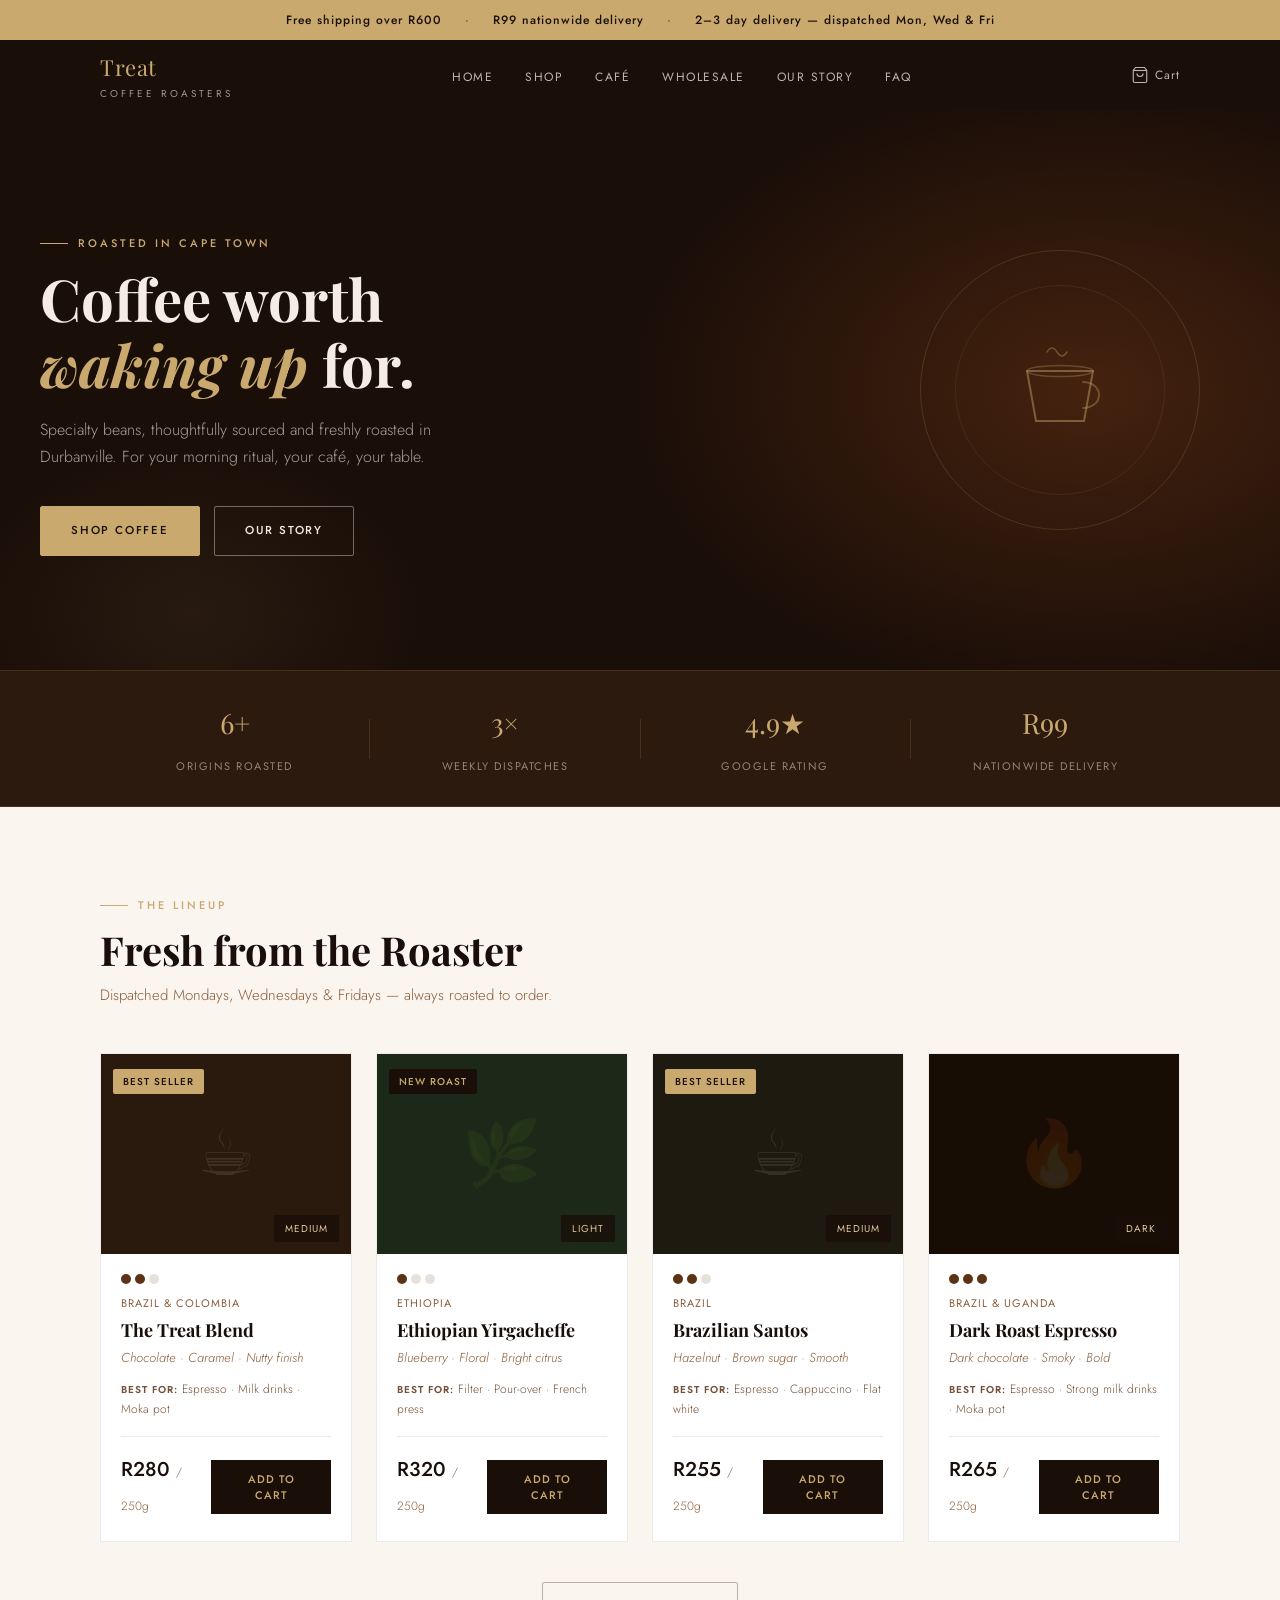
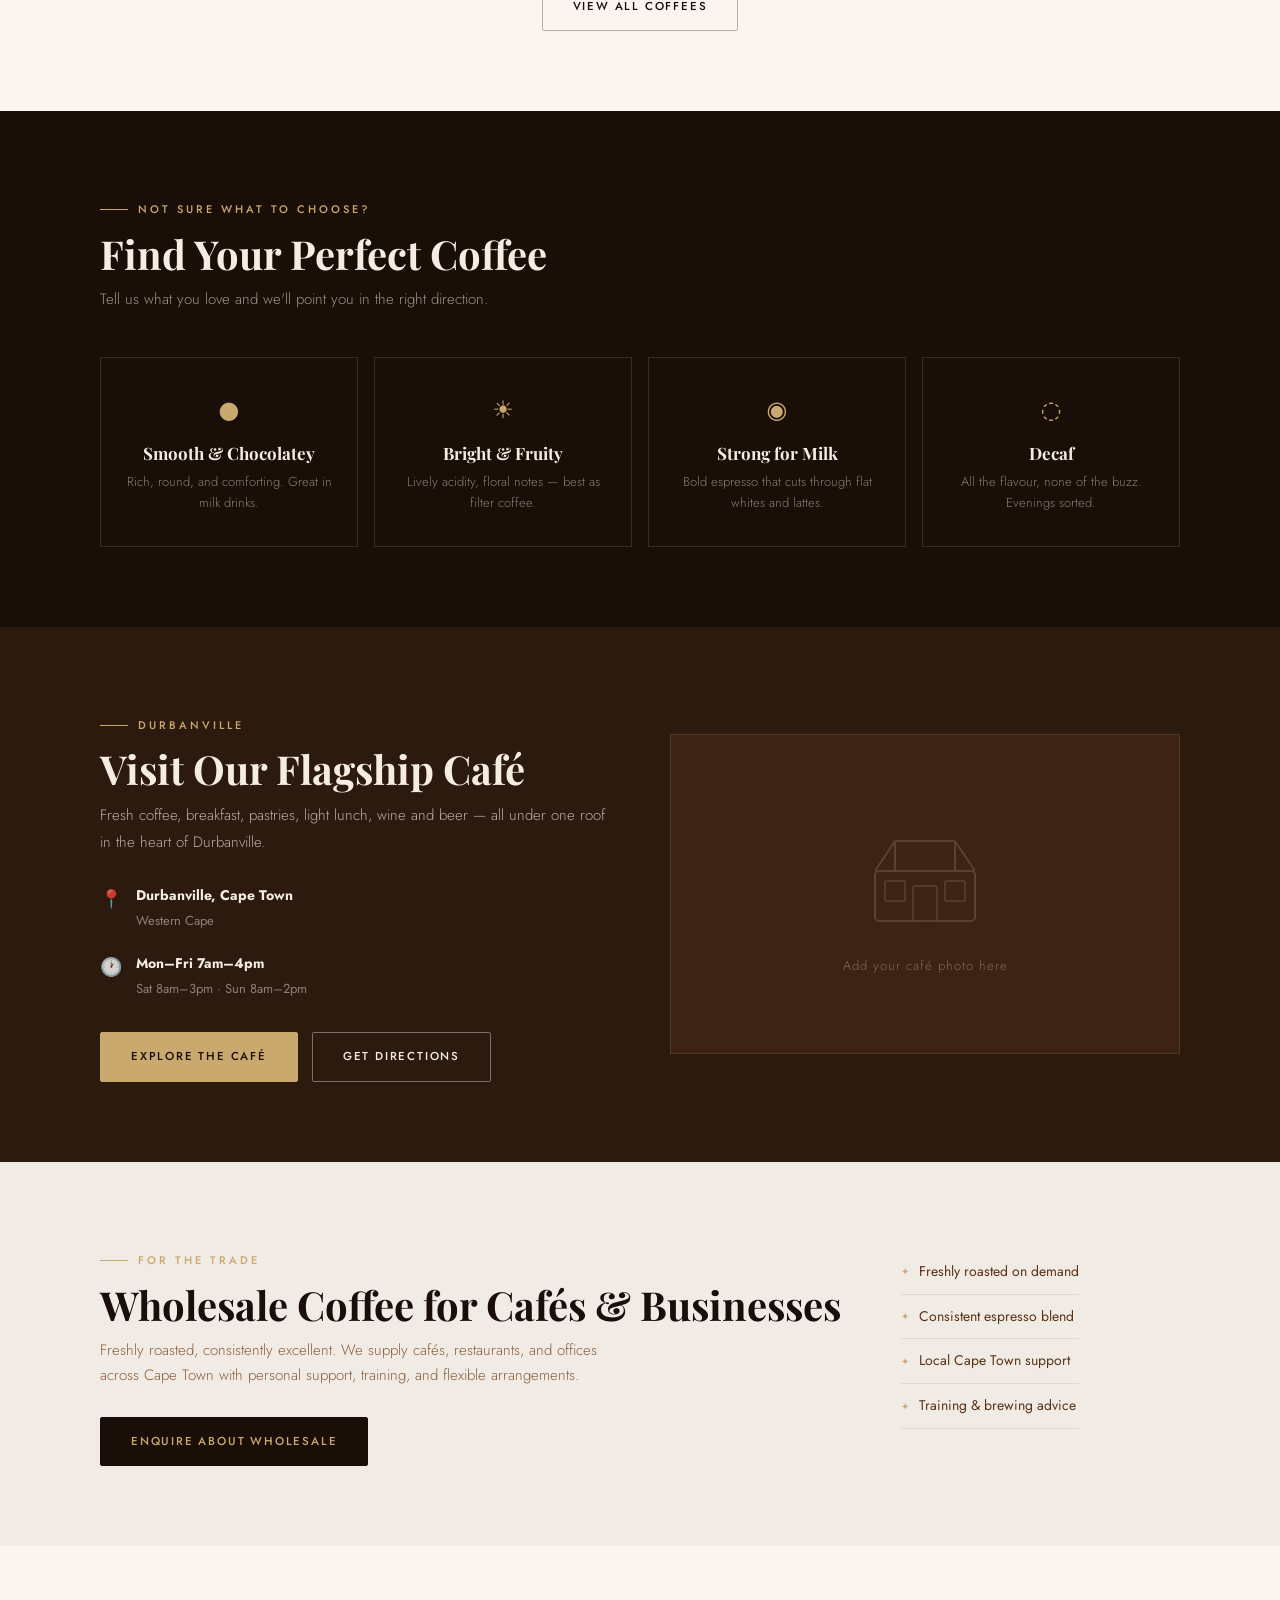
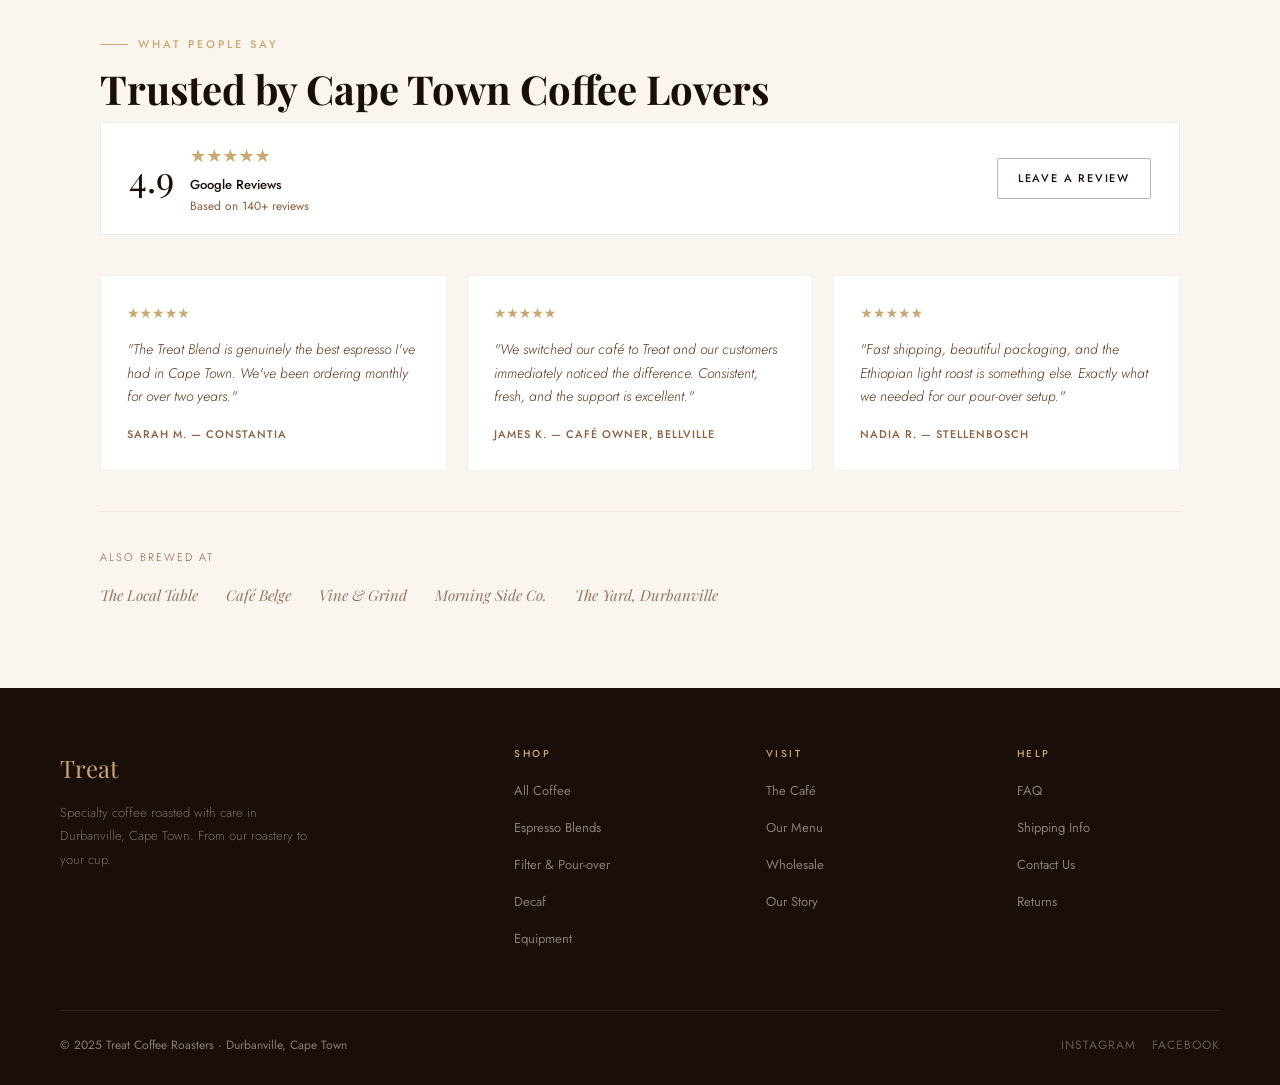
<file: index.html>
<!DOCTYPE html>
<html lang="en">
<head>
  <meta charset="UTF-8">
  <meta name="viewport" content="width=device-width, initial-scale=1.0">
  <meta name="description" content="Treat Coffee Roasters — Specialty coffee roasted in Durbanville, Cape Town. Shop freshly roasted beans, visit our café, or enquire about wholesale.">
  <title>Treat Coffee Roasters — Durbanville, Cape Town</title>
  <link rel="preconnect" href="https://fonts.googleapis.com">
  <link rel="preconnect" href="https://fonts.gstatic.com" crossorigin>
  <link rel="stylesheet" href="css/style.css">
  <link rel="stylesheet" href="css/home.css">
</head>
<body>
  <div id="shippingBar"></div>
  <div id="siteNav"></div>

  <main>

    <!-- ── Hero ── -->
    <section class="hero" aria-label="Hero">
      <div class="hero-bg" aria-hidden="true"></div>
      <div class="hero-content reveal">
        <div class="section-label" style="color:var(--gold)">Roasted in Cape Town</div>
        <h1>Coffee worth <em>waking&nbsp;up</em> for.</h1>
        <p class="hero-sub">Specialty beans, thoughtfully sourced and freshly roasted in Durbanville. For your morning ritual, your café, your table.</p>
        <div class="hero-actions">
          <a href="shop.html" class="btn btn-gold">Shop Coffee</a>
          <a href="about.html" class="btn btn-outline-light">Our Story</a>
        </div>
      </div>
      <div class="hero-visual" aria-hidden="true">
        <div class="hero-ring">
          <svg width="110" height="110" viewBox="0 0 110 110" fill="none">
            <path d="M22 36h66l-9 50H31L22 36z" stroke="rgba(201,169,110,0.45)" stroke-width="2" fill="none"/>
            <path d="M78 47c9 0 16 5.5 16 13s-7 13-16 13" stroke="rgba(201,169,110,0.35)" stroke-width="2" fill="none" stroke-linecap="round"/>
            <ellipse cx="55" cy="36" rx="33" ry="5.5" stroke="rgba(201,169,110,0.3)" stroke-width="1.5" fill="none"/>
            <path d="M42 17 Q47 9 52 17 Q57 25 62 17" stroke="rgba(201,169,110,0.35)" stroke-width="1.5" fill="none" stroke-linecap="round"/>
          </svg>
        </div>
      </div>
    </section>

    <!-- ── Stats Strip ── -->
    <div class="stats-strip">
      <div class="stats-inner">
        <div class="stat-item reveal">
          <span class="stat-num">6+</span>
          <span class="stat-label">Origins Roasted</span>
        </div>
        <div class="stat-div" aria-hidden="true"></div>
        <div class="stat-item reveal">
          <span class="stat-num">3×</span>
          <span class="stat-label">Weekly Dispatches</span>
        </div>
        <div class="stat-div" aria-hidden="true"></div>
        <div class="stat-item reveal">
          <span class="stat-num">4.9★</span>
          <span class="stat-label">Google Rating</span>
        </div>
        <div class="stat-div" aria-hidden="true"></div>
        <div class="stat-item reveal">
          <span class="stat-num">R99</span>
          <span class="stat-label">Nationwide Delivery</span>
        </div>
      </div>
    </div>

    <!-- ── Featured Products ── -->
    <section class="products-section" aria-labelledby="products-heading">
      <div class="container">
        <div class="section-label">The Lineup</div>
        <h2 class="section-title" id="products-heading">Fresh from the Roaster</h2>
        <p class="section-sub">Dispatched Mondays, Wednesdays &amp; Fridays — always roasted to order.</p>
        <div class="products-grid" id="featuredProducts"></div>
        <div class="products-cta">
          <a href="shop.html" class="btn btn-outline-dark">View All Coffees</a>
        </div>
      </div>
    </section>

    <!-- ── Find Your Coffee ── -->
    <section class="finder-section" aria-labelledby="finder-heading">
      <div class="container">
        <div class="section-label" style="color:var(--gold)">Not sure what to choose?</div>
        <h2 class="section-title light" id="finder-heading">Find Your Perfect Coffee</h2>
        <p class="section-sub light">Tell us what you love and we'll point you in the right direction.</p>
        <div class="finder-grid">
          <a href="shop.html?filter=smooth" class="finder-card reveal">
            <span class="finder-icon" aria-hidden="true">●</span>
            <h3>Smooth &amp; Chocolatey</h3>
            <p>Rich, round, and comforting. Great in milk drinks.</p>
          </a>
          <a href="shop.html?filter=fruity" class="finder-card reveal">
            <span class="finder-icon" aria-hidden="true">☀</span>
            <h3>Bright &amp; Fruity</h3>
            <p>Lively acidity, floral notes — best as filter coffee.</p>
          </a>
          <a href="shop.html?filter=strong" class="finder-card reveal">
            <span class="finder-icon" aria-hidden="true">◉</span>
            <h3>Strong for Milk</h3>
            <p>Bold espresso that cuts through flat whites and lattes.</p>
          </a>
          <a href="shop.html?filter=decaf" class="finder-card reveal">
            <span class="finder-icon" aria-hidden="true">◌</span>
            <h3>Decaf</h3>
            <p>All the flavour, none of the buzz. Evenings sorted.</p>
          </a>
        </div>
      </div>
    </section>

    <!-- ── Café Preview ── -->
    <section class="cafe-preview" aria-labelledby="cafe-preview-heading">
      <div class="cafe-preview-inner container">
        <div class="cafe-preview-text reveal">
          <div class="section-label">Durbanville</div>
          <h2 class="section-title light" id="cafe-preview-heading">Visit Our Flagship Café</h2>
          <p style="color:rgba(245,237,227,0.7);font-size:15px;line-height:1.8;margin-bottom:28px;font-weight:300;">
            Fresh coffee, breakfast, pastries, light lunch, wine and beer — all under one roof in the heart of Durbanville.
          </p>
          <div class="cafe-detail-row">
            <span class="cafe-detail-icon" aria-hidden="true">📍</span>
            <div>
              <strong>Durbanville, Cape Town</strong>
              <div style="font-size:13px;opacity:0.6;margin-top:2px;">Western Cape</div>
            </div>
          </div>
          <div class="cafe-detail-row">
            <span class="cafe-detail-icon" aria-hidden="true">🕐</span>
            <div>
              <strong>Mon–Fri 7am–4pm</strong>
              <div style="font-size:13px;opacity:0.6;margin-top:2px;">Sat 8am–3pm · Sun 8am–2pm</div>
            </div>
          </div>
          <div class="cafe-actions-row">
            <a href="cafe.html" class="btn btn-gold">Explore the Café</a>
            <a href="cafe.html#directions" class="btn btn-outline-light">Get Directions</a>
          </div>
        </div>
        <div class="cafe-preview-visual reveal" aria-hidden="true">
          <div class="cafe-visual-block">
            <div class="cafe-visual-inner">
              <svg width="120" height="120" viewBox="0 0 120 120" fill="none" style="opacity:0.15">
                <rect x="10" y="60" width="100" height="50" rx="4" stroke="var(--cream)" stroke-width="2"/>
                <rect x="30" y="30" width="60" height="30" rx="2" stroke="var(--cream)" stroke-width="2"/>
                <path d="M10 60 L30 30 M110 60 L90 30" stroke="var(--cream)" stroke-width="2"/>
                <rect x="48" y="75" width="24" height="35" rx="2" stroke="var(--cream)" stroke-width="1.5"/>
                <rect x="20" y="70" width="20" height="20" rx="1" stroke="var(--cream)" stroke-width="1.5"/>
                <rect x="80" y="70" width="20" height="20" rx="1" stroke="var(--cream)" stroke-width="1.5"/>
              </svg>
              <p style="color:rgba(245,237,227,0.35);font-size:13px;margin-top:16px;letter-spacing:1px;">Add your café photo here</p>
            </div>
          </div>
        </div>
      </div>
    </section>

    <!-- ── Wholesale Teaser ── -->
    <section class="wholesale-teaser" aria-labelledby="wholesale-heading">
      <div class="container">
        <div class="wholesale-teaser-inner reveal">
          <div>
            <div class="section-label">For the trade</div>
            <h2 class="section-title" id="wholesale-heading">Wholesale Coffee for Cafés &amp; Businesses</h2>
            <p style="font-size:15px;color:var(--caramel);max-width:520px;margin-bottom:28px;font-weight:300;">
              Freshly roasted, consistently excellent. We supply cafés, restaurants, and offices across Cape Town with personal support, training, and flexible arrangements.
            </p>
            <a href="wholesale.html" class="btn btn-dark">Enquire About Wholesale</a>
          </div>
          <div class="wholesale-teaser-benefits">
            <div class="wt-benefit">
              <span class="wt-icon" aria-hidden="true">✦</span> Freshly roasted on demand
            </div>
            <div class="wt-benefit">
              <span class="wt-icon" aria-hidden="true">✦</span> Consistent espresso blend
            </div>
            <div class="wt-benefit">
              <span class="wt-icon" aria-hidden="true">✦</span> Local Cape Town support
            </div>
            <div class="wt-benefit">
              <span class="wt-icon" aria-hidden="true">✦</span> Training &amp; brewing advice
            </div>
          </div>
        </div>
      </div>
    </section>

    <!-- ── Reviews ── -->
    <section class="reviews-section" aria-labelledby="reviews-heading">
      <div class="container">
        <div class="section-label">What people say</div>
        <h2 class="section-title" id="reviews-heading">Trusted by Cape Town Coffee Lovers</h2>
        <div class="google-rating reveal">
          <div class="google-score">4.9</div>
          <div>
            <div class="google-stars" aria-label="4.9 out of 5 stars">★★★★★</div>
            <div style="font-size:13px;font-weight:500;color:var(--espresso);margin-top:2px;">Google Reviews</div>
            <div style="font-size:12px;color:var(--caramel);">Based on 140+ reviews</div>
          </div>
          <a href="https://g.page/treatcoffeeroasters" target="_blank" rel="noopener" class="btn btn-outline-dark" style="margin-left:auto;font-size:11px;padding:10px 20px;">Leave a Review</a>
        </div>
        <div class="reviews-grid">
          <blockquote class="review-card reveal">
            <div class="review-stars" aria-label="5 stars">★★★★★</div>
            <p class="review-text">"The Treat Blend is genuinely the best espresso I've had in Cape Town. We've been ordering monthly for over two years."</p>
            <footer class="review-author">Sarah M. — Constantia</footer>
          </blockquote>
          <blockquote class="review-card reveal">
            <div class="review-stars" aria-label="5 stars">★★★★★</div>
            <p class="review-text">"We switched our café to Treat and our customers immediately noticed the difference. Consistent, fresh, and the support is excellent."</p>
            <footer class="review-author">James K. — Café Owner, Bellville</footer>
          </blockquote>
          <blockquote class="review-card reveal">
            <div class="review-stars" aria-label="5 stars">★★★★★</div>
            <p class="review-text">"Fast shipping, beautiful packaging, and the Ethiopian light roast is something else. Exactly what we needed for our pour-over setup."</p>
            <footer class="review-author">Nadia R. — Stellenbosch</footer>
          </blockquote>
        </div>
        <div class="brewed-at reveal">
          <p class="brewed-label">Also brewed at</p>
          <div class="brewed-list">
            <span>The Local Table</span>
            <span>Café Belge</span>
            <span>Vine &amp; Grind</span>
            <span>Morning Side Co.</span>
            <span>The Yard, Durbanville</span>
          </div>
        </div>
      </div>
    </section>

  </main>

  <div id="siteFooter"></div>

  <script src="js/products.js"></script>
  <script src="js/main.js"></script>
  <script src="js/components.js"></script>
  <script>
    // Render 4 featured products
    document.addEventListener('DOMContentLoaded', () => {
      const featured = Products.filter(p => p.tag === 'bestseller' || p.tag === 'new').slice(0, 4);
      const remaining = Products.filter(p => !featured.includes(p));
      const toShow = [...featured, ...remaining].slice(0, 4);
      document.getElementById('featuredProducts').innerHTML = toShow.map(p => renderProductCard(p)).join('');
    });
  </script>
</body>
</html>
</file>
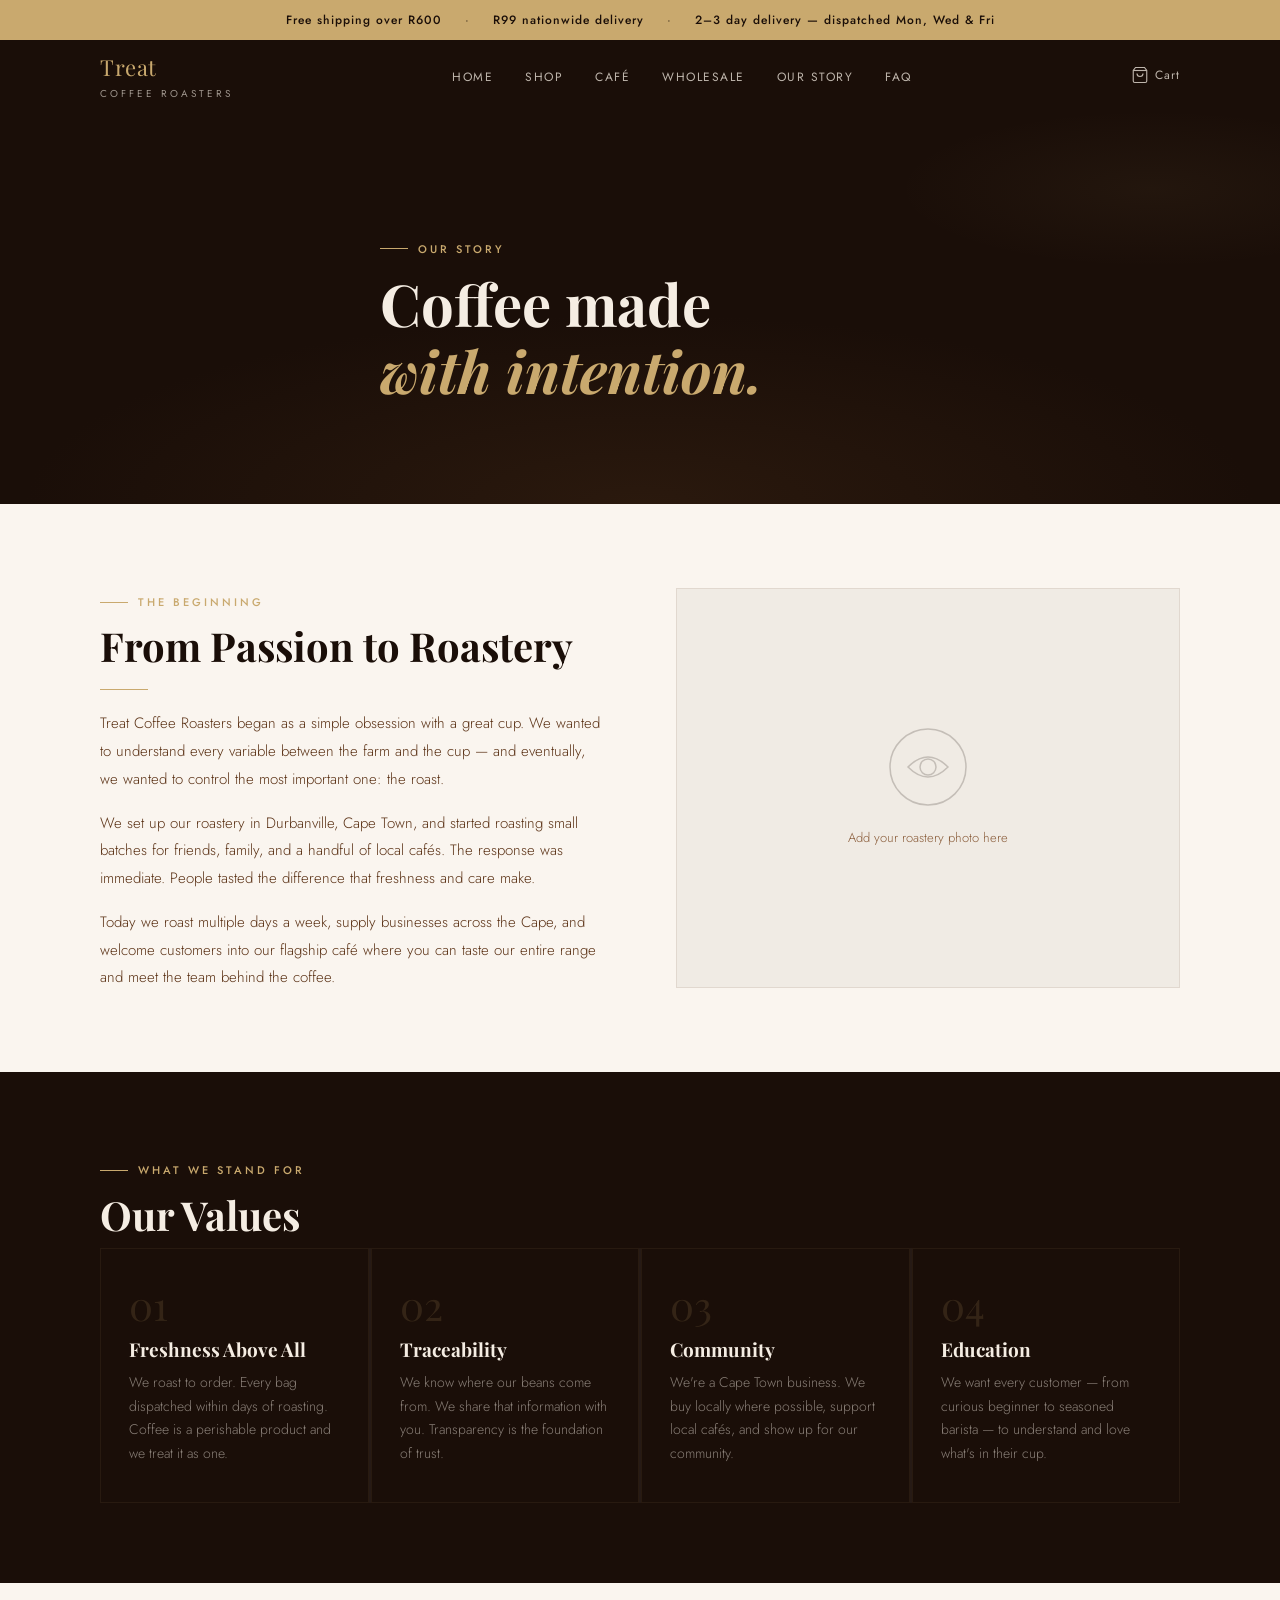
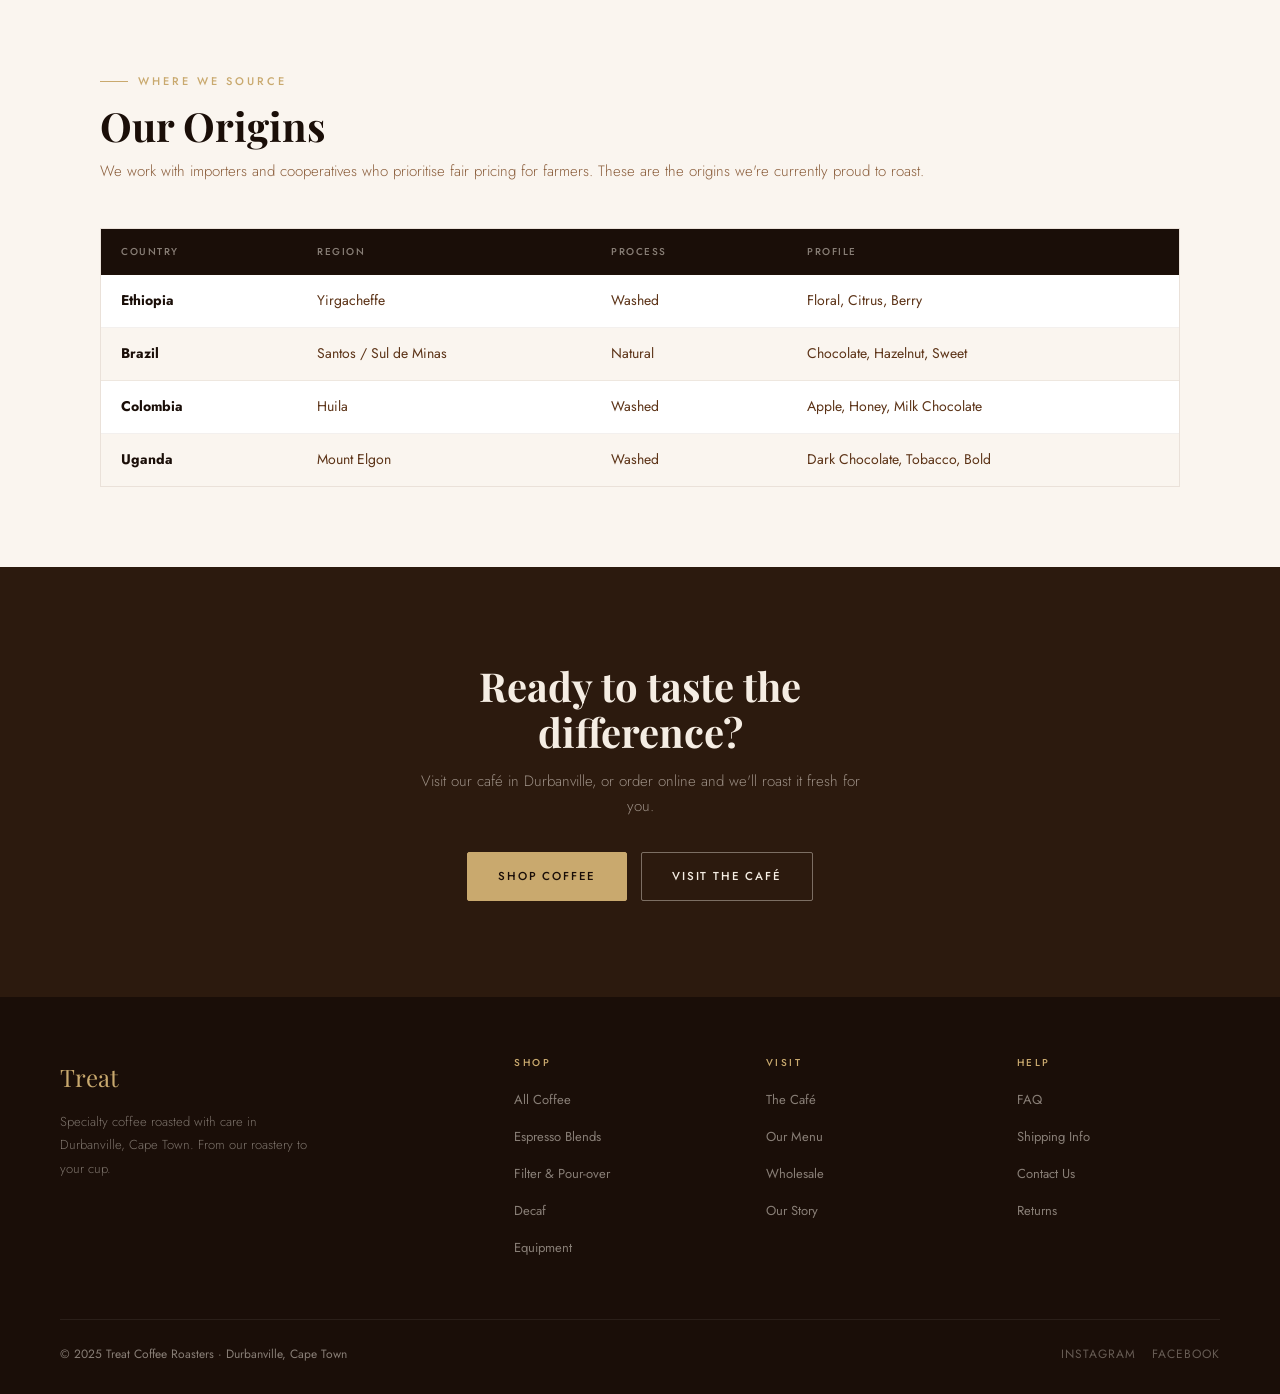
<file: about.html>
<!DOCTYPE html>
<html lang="en">
<head>
  <meta charset="UTF-8">
  <meta name="viewport" content="width=device-width, initial-scale=1.0">
  <meta name="description" content="The story behind Treat Coffee Roasters — specialty coffee roasted with care in Durbanville, Cape Town.">
  <title>Our Story — Treat Coffee Roasters</title>
  <link rel="preconnect" href="https://fonts.googleapis.com">
  <link rel="preconnect" href="https://fonts.gstatic.com" crossorigin>
  <link rel="stylesheet" href="css/style.css">
  <link rel="stylesheet" href="css/about.css">
</head>
<body>
  <div id="shippingBar"></div>
  <div id="siteNav"></div>

  <main>

    <header class="about-hero">
      <div class="about-hero-bg" aria-hidden="true"></div>
      <div class="container about-hero-content">
        <div class="section-label" style="color:var(--gold)">Our Story</div>
        <h1>Coffee made<br><em>with intention.</em></h1>
      </div>
    </header>

    <!-- ── Story ── -->
    <section class="about-story">
      <div class="container about-story-grid">
        <div class="story-text">
          <div class="section-label">The Beginning</div>
          <h2 class="section-title">From Passion to Roastery</h2>
          <div class="gold-divider"></div>
          <p>Treat Coffee Roasters began as a simple obsession with a great cup. We wanted to understand every variable between the farm and the cup — and eventually, we wanted to control the most important one: the roast.</p>
          <p style="margin-top:16px;">We set up our roastery in Durbanville, Cape Town, and started roasting small batches for friends, family, and a handful of local cafés. The response was immediate. People tasted the difference that freshness and care make.</p>
          <p style="margin-top:16px;">Today we roast multiple days a week, supply businesses across the Cape, and welcome customers into our flagship café where you can taste our entire range and meet the team behind the coffee.</p>
        </div>
        <div class="story-visual" aria-hidden="true">
          <div class="story-visual-block">
            <svg width="80" height="80" viewBox="0 0 80 80" fill="none" style="opacity:0.2">
              <circle cx="40" cy="40" r="38" stroke="var(--espresso)" stroke-width="1.5"/>
              <path d="M20 40 Q40 20 60 40 Q40 60 20 40z" stroke="var(--espresso)" stroke-width="1.5" fill="none"/>
              <circle cx="40" cy="40" r="8" stroke="var(--espresso)" stroke-width="1.5" fill="none"/>
            </svg>
            <p style="color:var(--caramel);font-size:13px;margin-top:20px;">Add your roastery photo here</p>
          </div>
        </div>
      </div>
    </section>

    <!-- ── Values ── -->
    <section class="about-values" aria-labelledby="values-heading">
      <div class="container">
        <div class="section-label" style="color:var(--gold)">What We Stand For</div>
        <h2 class="section-title light" id="values-heading">Our Values</h2>
        <div class="values-grid">
          <div class="value-card">
            <div class="value-num" aria-hidden="true">01</div>
            <h3>Freshness Above All</h3>
            <p>We roast to order. Every bag dispatched within days of roasting. Coffee is a perishable product and we treat it as one.</p>
          </div>
          <div class="value-card">
            <div class="value-num" aria-hidden="true">02</div>
            <h3>Traceability</h3>
            <p>We know where our beans come from. We share that information with you. Transparency is the foundation of trust.</p>
          </div>
          <div class="value-card">
            <div class="value-num" aria-hidden="true">03</div>
            <h3>Community</h3>
            <p>We're a Cape Town business. We buy locally where possible, support local cafés, and show up for our community.</p>
          </div>
          <div class="value-card">
            <div class="value-num" aria-hidden="true">04</div>
            <h3>Education</h3>
            <p>We want every customer — from curious beginner to seasoned barista — to understand and love what's in their cup.</p>
          </div>
        </div>
      </div>
    </section>

    <!-- ── Sourcing ── -->
    <section class="about-sourcing" aria-labelledby="sourcing-heading">
      <div class="container">
        <div class="section-label">Where We Source</div>
        <h2 class="section-title" id="sourcing-heading">Our Origins</h2>
        <p class="section-sub">We work with importers and cooperatives who prioritise fair pricing for farmers. These are the origins we're currently proud to roast.</p>
        <div class="origins-table" role="table" aria-label="Coffee origins">
          <div class="origins-row origins-header" role="row">
            <span role="columnheader">Country</span>
            <span role="columnheader">Region</span>
            <span role="columnheader">Process</span>
            <span role="columnheader">Profile</span>
          </div>
          <div class="origins-row" role="row">
            <span role="cell"><strong>Ethiopia</strong></span>
            <span role="cell">Yirgacheffe</span>
            <span role="cell">Washed</span>
            <span role="cell">Floral, Citrus, Berry</span>
          </div>
          <div class="origins-row" role="row">
            <span role="cell"><strong>Brazil</strong></span>
            <span role="cell">Santos / Sul de Minas</span>
            <span role="cell">Natural</span>
            <span role="cell">Chocolate, Hazelnut, Sweet</span>
          </div>
          <div class="origins-row" role="row">
            <span role="cell"><strong>Colombia</strong></span>
            <span role="cell">Huila</span>
            <span role="cell">Washed</span>
            <span role="cell">Apple, Honey, Milk Chocolate</span>
          </div>
          <div class="origins-row" role="row">
            <span role="cell"><strong>Uganda</strong></span>
            <span role="cell">Mount Elgon</span>
            <span role="cell">Washed</span>
            <span role="cell">Dark Chocolate, Tobacco, Bold</span>
          </div>
        </div>
      </div>
    </section>

    <!-- ── CTA ── -->
    <section class="about-cta" aria-label="Call to action">
      <div class="container about-cta-inner">
        <h2>Ready to taste the difference?</h2>
        <p>Visit our café in Durbanville, or order online and we'll roast it fresh for you.</p>
        <div style="display:flex;gap:14px;flex-wrap:wrap;justify-content:center;margin-top:32px;">
          <a href="shop.html" class="btn btn-gold">Shop Coffee</a>
          <a href="cafe.html" class="btn btn-outline-light">Visit the Café</a>
        </div>
      </div>
    </section>

  </main>

  <div id="siteFooter"></div>

  <script src="js/main.js"></script>
  <script src="js/components.js"></script>
</body>
</html>
</file>
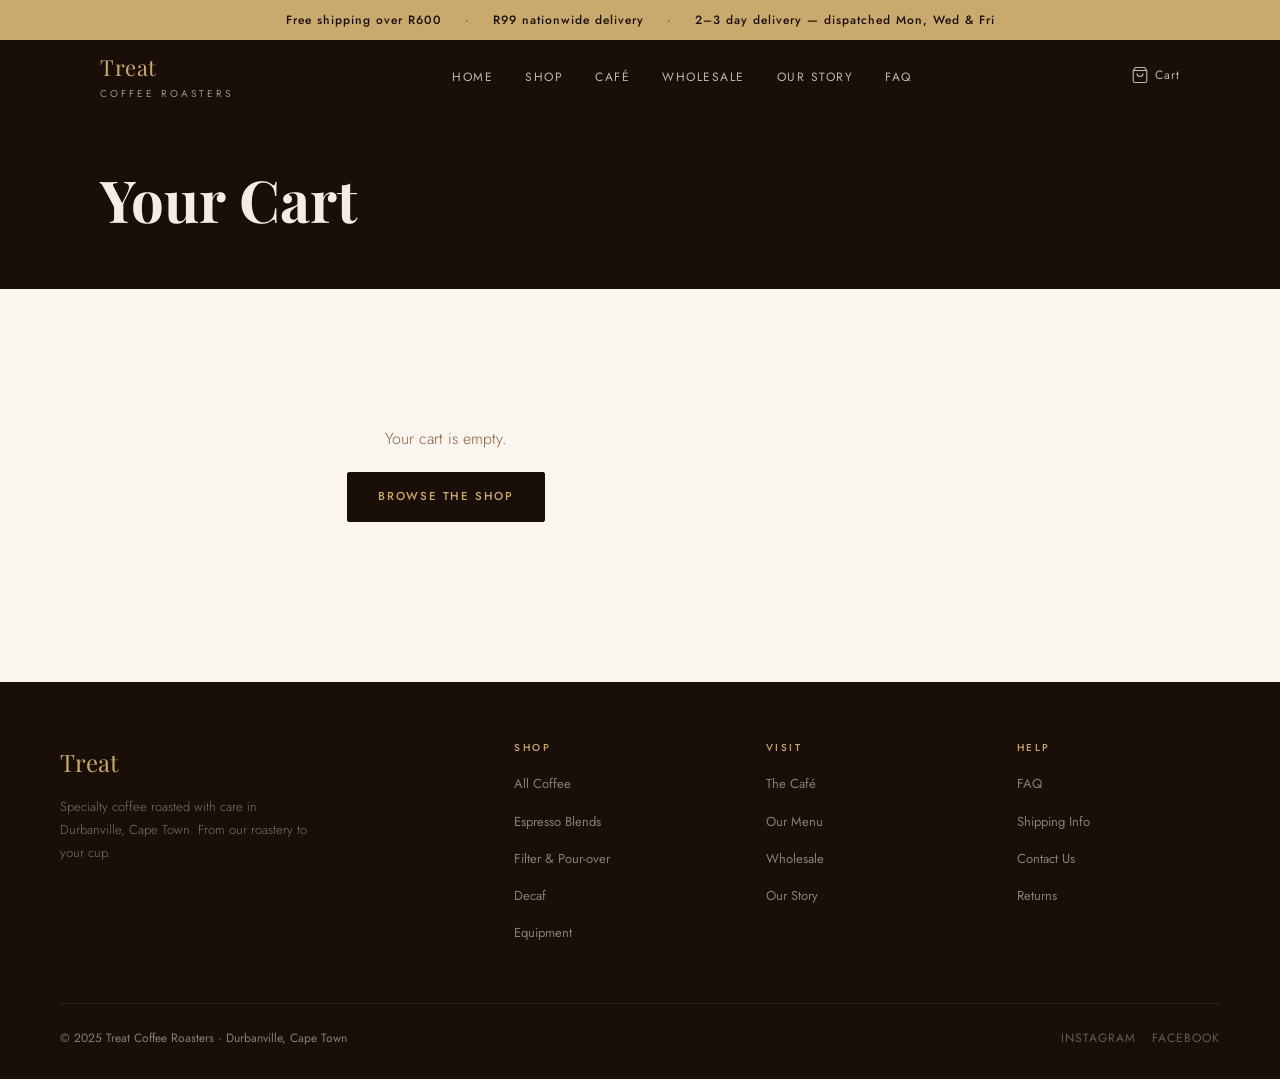
<file: cart.html>
<!DOCTYPE html>
<html lang="en">
<head>
  <meta charset="UTF-8">
  <meta name="viewport" content="width=device-width, initial-scale=1.0">
  <meta name="description" content="Your cart — Treat Coffee Roasters">
  <title>Cart — Treat Coffee Roasters</title>
  <link rel="preconnect" href="https://fonts.googleapis.com">
  <link rel="preconnect" href="https://fonts.gstatic.com" crossorigin>
  <link rel="stylesheet" href="css/style.css">
  <link rel="stylesheet" href="css/cart.css">
</head>
<body>
  <div id="shippingBar"></div>
  <div id="siteNav"></div>

  <main>
    <header class="cart-header">
      <div class="container">
        <h1>Your Cart</h1>
      </div>
    </header>

    <section class="cart-section">
      <div class="container">
        <div class="cart-layout">
          <!-- ── Cart Items ── -->
          <div>
            <div id="cartItems"></div>
            <div id="emptyCart" style="display:none;" class="empty-cart">
              <p>Your cart is empty.</p>
              <a href="shop.html" class="btn btn-dark" style="margin-top:20px;">Browse the Shop</a>
            </div>
          </div>

          <!-- ── Order Summary ── -->
          <aside class="cart-summary" id="cartSummary" aria-label="Order summary">
            <h2 class="summary-title">Order Summary</h2>
            <div class="summary-row">
              <span>Subtotal</span>
              <span id="summarySubtotal">R0</span>
            </div>
            <div class="summary-row" id="shippingRow">
              <span>Shipping</span>
              <span id="summaryShipping">R99</span>
            </div>
            <div class="summary-row free-shipping-note" id="freeShippingNote" style="display:none;">
              <span style="color:var(--success);font-size:13px;">✓ Free shipping applied</span>
              <span id="summaryShippingFree" style="color:var(--success);">R0</span>
            </div>
            <div class="summary-divider"></div>
            <div class="summary-row summary-total">
              <span>Total</span>
              <span id="summaryTotal">R99</span>
            </div>
            <div class="free-shipping-bar" id="freeShippingBar">
              <p id="freeShippingProgress"></p>
              <div class="fsb-track"><div class="fsb-fill" id="fsbFill"></div></div>
            </div>
            <button class="btn btn-gold" style="width:100%;justify-content:center;margin-top:20px;" id="checkoutBtn">
              Proceed to Checkout
            </button>
            <p style="font-size:12px;color:var(--caramel);text-align:center;margin-top:12px;">
              Secure checkout · All major cards accepted
            </p>
            <a href="shop.html" style="display:block;text-align:center;margin-top:10px;font-size:12px;color:var(--caramel);text-decoration:underline;">Continue Shopping</a>
          </aside>
        </div>
      </div>
    </section>
  </main>

  <div id="siteFooter"></div>

  <script src="js/products.js"></script>
  <script src="js/main.js"></script>
  <script src="js/components.js"></script>
  <script>
    const SHIPPING = 99;
    const FREE_THRESHOLD = 600;

    function renderCart() {
      const items = Cart.getAll();
      const container = document.getElementById('cartItems');
      const emptyMsg = document.getElementById('emptyCart');
      const summary = document.getElementById('cartSummary');

      if (items.length === 0) {
        container.innerHTML = '';
        emptyMsg.style.display = 'flex';
        summary.style.display = 'none';
        return;
      }

      emptyMsg.style.display = 'none';
      summary.style.display = 'block';

      container.innerHTML = `
        <div class="cart-items-header">
          <span>Product</span><span>Qty</span><span>Price</span>
        </div>` +
        items.map(item => `
          <div class="cart-item" data-name="${item.name}">
            <div class="cart-item-info">
              <div class="cart-item-name">${item.name}</div>
              <div class="cart-item-weight">${item.weight || '250g'}</div>
            </div>
            <div class="cart-item-qty">
              <button onclick="changeQty('${item.name}', ${item.qty - 1})" aria-label="Decrease quantity" class="qty-btn">−</button>
              <span class="qty-num" aria-live="polite">${item.qty}</span>
              <button onclick="changeQty('${item.name}', ${item.qty + 1})" aria-label="Increase quantity" class="qty-btn">+</button>
            </div>
            <div class="cart-item-price">
              R${item.price * item.qty}
              <button onclick="Cart.remove('${item.name}');renderCart();" class="remove-btn" aria-label="Remove ${item.name}">×</button>
            </div>
          </div>`).join('');

      updateSummary();
    }

    function changeQty(name, newQty) {
      if (newQty <= 0) Cart.remove(name);
      else Cart.updateQty(name, newQty);
      renderCart();
    }

    function updateSummary() {
      const subtotal = Cart.getTotal();
      const freeShipping = subtotal >= FREE_THRESHOLD;
      const shipping = freeShipping ? 0 : SHIPPING;
      const total = subtotal + shipping;

      document.getElementById('summarySubtotal').textContent = `R${subtotal}`;
      document.getElementById('summaryTotal').textContent = `R${total}`;

      if (freeShipping) {
        document.getElementById('shippingRow').style.display = 'none';
        document.getElementById('freeShippingNote').style.display = 'flex';
        document.getElementById('freeShippingBar').style.display = 'none';
      } else {
        document.getElementById('shippingRow').style.display = 'flex';
        document.getElementById('summaryShipping').textContent = `R${SHIPPING}`;
        document.getElementById('freeShippingNote').style.display = 'none';
        const remaining = FREE_THRESHOLD - subtotal;
        const pct = Math.min((subtotal / FREE_THRESHOLD) * 100, 100);
        document.getElementById('freeShippingBar').style.display = 'block';
        document.getElementById('freeShippingProgress').textContent = `Spend R${remaining} more for free shipping`;
        document.getElementById('fsbFill').style.width = pct + '%';
      }
    }

    document.getElementById('checkoutBtn').addEventListener('click', () => {
      alert('In production: connect this to WooCommerce or your payment gateway (PayFast, PayGate, etc.)');
    });

    document.addEventListener('DOMContentLoaded', renderCart);
  </script>
</body>
</html>
</file>
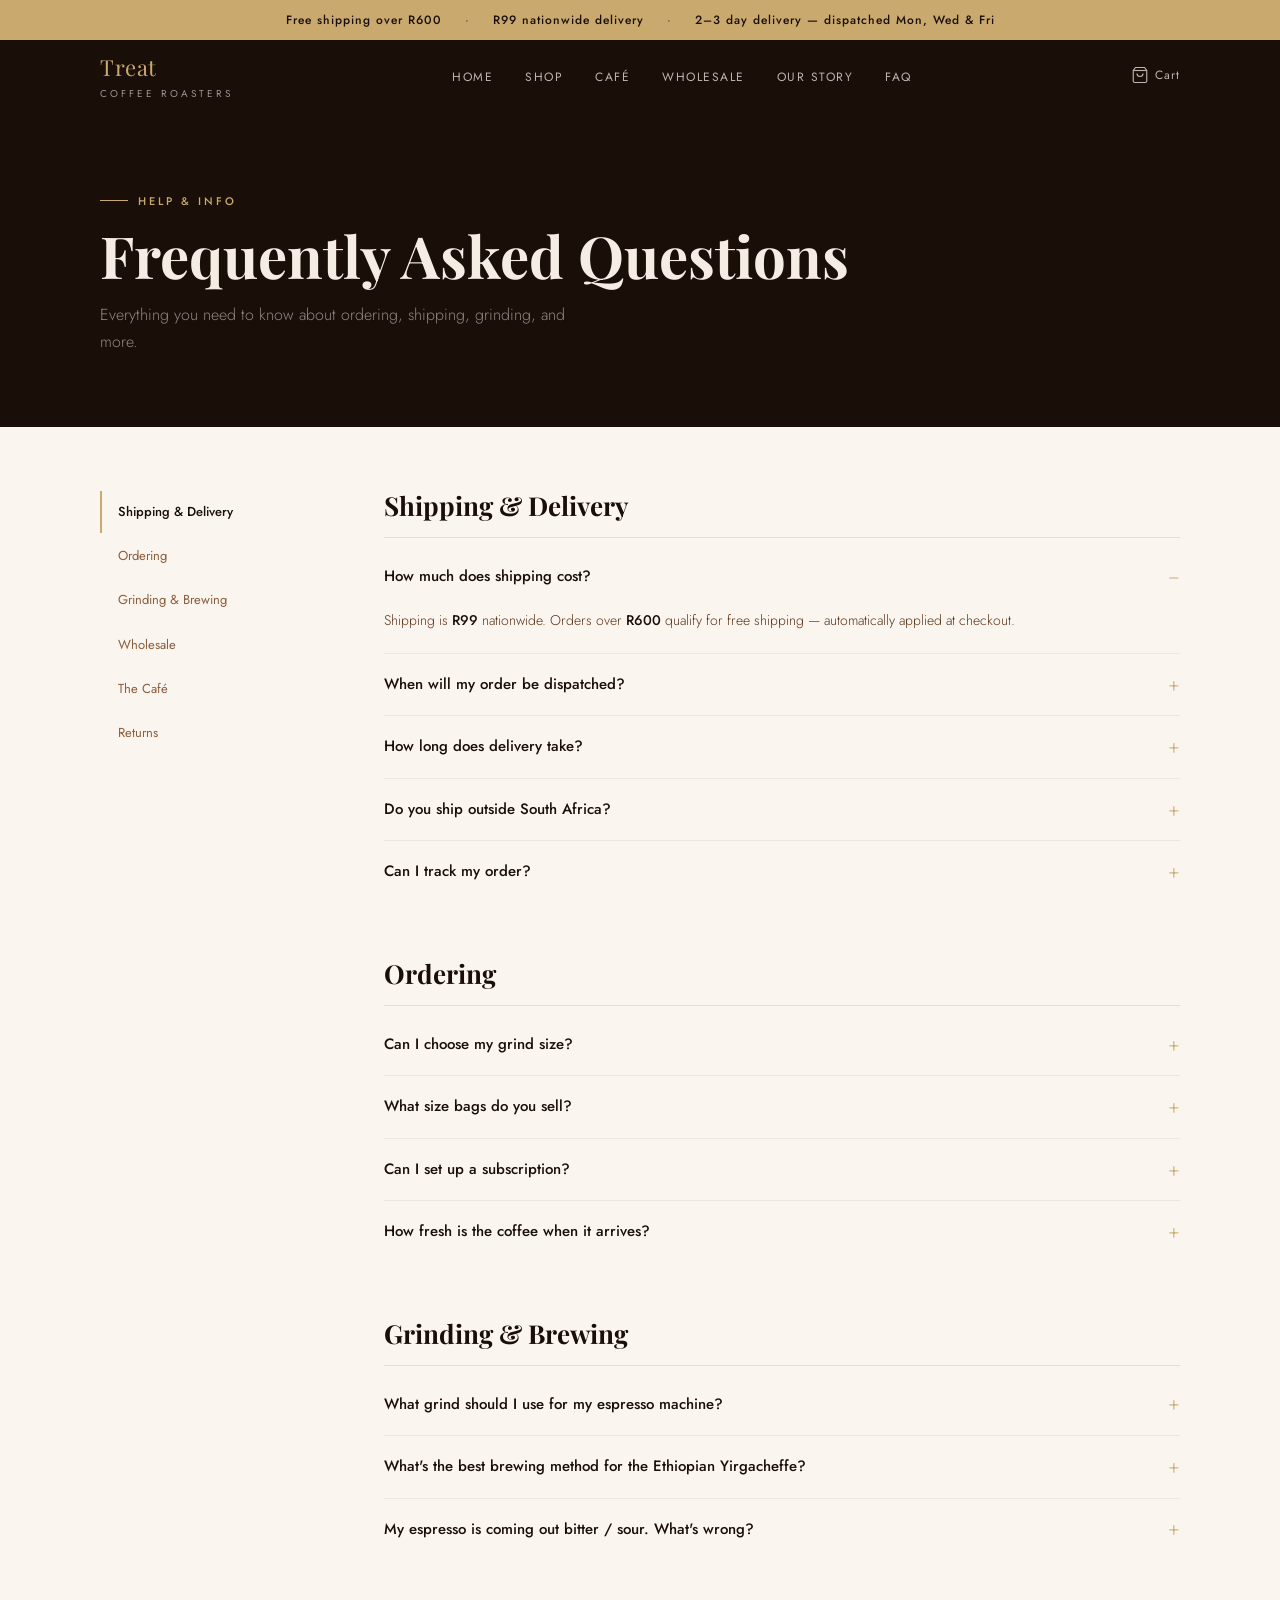
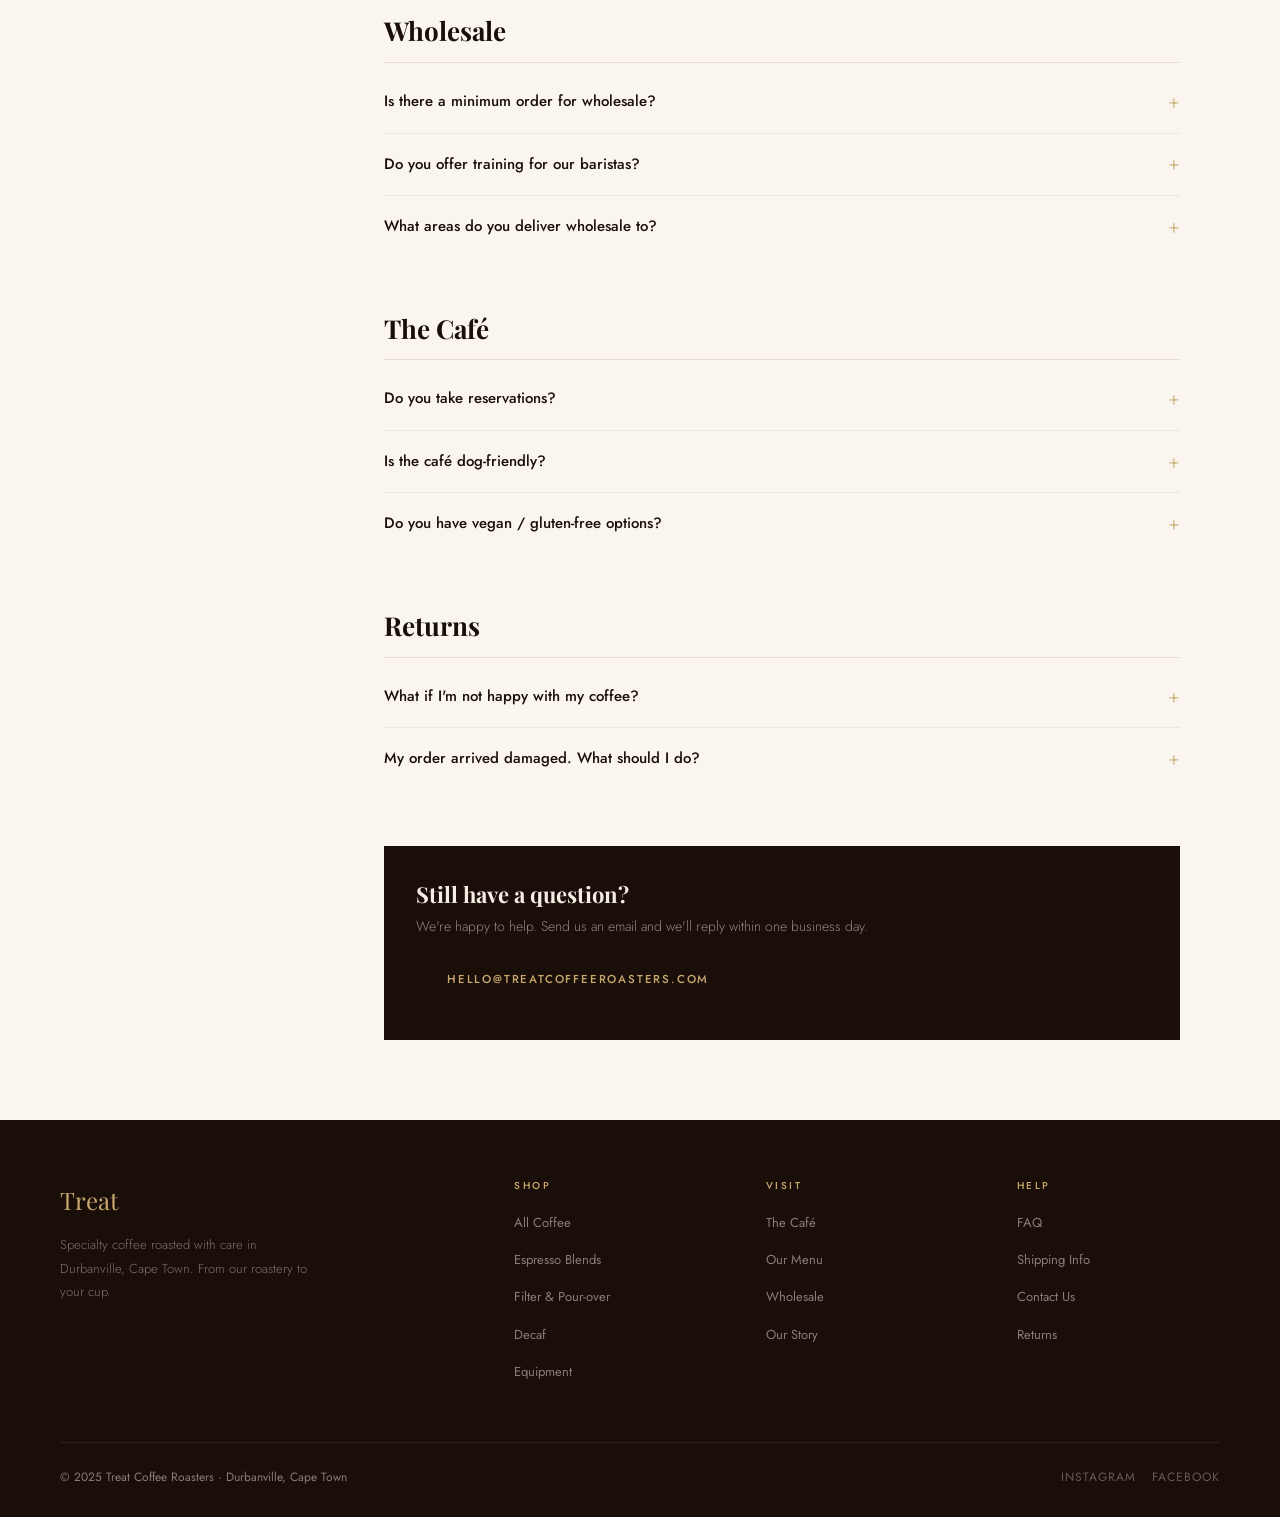
<file: faq.html>
<!DOCTYPE html>
<html lang="en">
<head>
  <meta charset="UTF-8">
  <meta name="viewport" content="width=device-width, initial-scale=1.0">
  <meta name="description" content="Frequently asked questions about ordering, shipping, grinding, wholesale, and the Treat Coffee Roasters café in Durbanville.">
  <title>FAQ — Treat Coffee Roasters</title>
  <link rel="preconnect" href="https://fonts.googleapis.com">
  <link rel="preconnect" href="https://fonts.gstatic.com" crossorigin>
  <link rel="stylesheet" href="css/style.css">
  <link rel="stylesheet" href="css/faq.css">
</head>
<body>
  <div id="shippingBar"></div>
  <div id="siteNav"></div>

  <main>
    <header class="faq-hero">
      <div class="container">
        <div class="section-label" style="color:var(--gold)">Help &amp; Info</div>
        <h1>Frequently Asked Questions</h1>
        <p class="hero-sub" style="max-width:480px;">Everything you need to know about ordering, shipping, grinding, and more.</p>
      </div>
    </header>

    <section class="faq-section">
      <div class="container">
        <div class="faq-layout">
          <!-- ── Sidebar Nav ── -->
          <nav class="faq-nav" aria-label="FAQ categories">
            <a href="#shipping" class="faq-nav-link active">Shipping &amp; Delivery</a>
            <a href="#ordering" class="faq-nav-link">Ordering</a>
            <a href="#grinding" class="faq-nav-link">Grinding &amp; Brewing</a>
            <a href="#wholesale-faq" class="faq-nav-link">Wholesale</a>
            <a href="#cafe-faq" class="faq-nav-link">The Café</a>
            <a href="#returns" class="faq-nav-link">Returns</a>
          </nav>

          <!-- ── Questions ── -->
          <div class="faq-content">

            <div class="faq-group" id="shipping">
              <h2 class="faq-group-title">Shipping &amp; Delivery</h2>

              <details class="faq-item" open>
                <summary class="faq-question">How much does shipping cost?</summary>
                <div class="faq-answer">
                  <p>Shipping is <strong>R99</strong> nationwide. Orders over <strong>R600</strong> qualify for free shipping — automatically applied at checkout.</p>
                </div>
              </details>

              <details class="faq-item">
                <summary class="faq-question">When will my order be dispatched?</summary>
                <div class="faq-answer">
                  <p>We dispatch on <strong>Mondays, Wednesdays, and Fridays</strong>. Orders placed before 8am on a dispatch day go out the same day. All other orders go out on the next available dispatch day.</p>
                  <p>This schedule ensures your coffee is always roasted fresh — never sitting in a box over the weekend.</p>
                </div>
              </details>

              <details class="faq-item">
                <summary class="faq-question">How long does delivery take?</summary>
                <div class="faq-answer">
                  <p>Typically <strong>2–3 business days</strong> after dispatch. Cape Town deliveries often arrive the next business day. Remote or outlying areas may take longer.</p>
                </div>
              </details>

              <details class="faq-item">
                <summary class="faq-question">Do you ship outside South Africa?</summary>
                <div class="faq-answer">
                  <p>Not currently. We ship to all provinces within South Africa. If you're based in a neighbouring country and keen to work something out, please <a href="mailto:hello@treatcoffeeroasters.com">contact us directly</a>.</p>
                </div>
              </details>

              <details class="faq-item">
                <summary class="faq-question">Can I track my order?</summary>
                <div class="faq-answer">
                  <p>Yes. Once your order is dispatched, you'll receive a tracking number by email. You can use this on the courier's website to follow your delivery.</p>
                </div>
              </details>
            </div>

            <div class="faq-group" id="ordering">
              <h2 class="faq-group-title">Ordering</h2>

              <details class="faq-item">
                <summary class="faq-question">Can I choose my grind size?</summary>
                <div class="faq-answer">
                  <p>Yes. Select your preferred grind at checkout: Whole Bean, Fine (Espresso), Medium-Fine (AeroPress), Medium (Pour-over/Drip), or Coarse (French Press). We grind to order.</p>
                  <p>We recommend <strong>whole bean</strong> if you have a grinder — freshly ground coffee makes a noticeable difference.</p>
                </div>
              </details>

              <details class="faq-item">
                <summary class="faq-question">What size bags do you sell?</summary>
                <div class="faq-answer">
                  <p>Our standard bags are <strong>250g</strong>. If you need larger quantities for business use, please see our <a href="wholesale.html">Wholesale</a> page.</p>
                </div>
              </details>

              <details class="faq-item">
                <summary class="faq-question">Can I set up a subscription?</summary>
                <div class="faq-answer">
                  <p>We're working on a subscription feature. In the meantime, <a href="mailto:hello@treatcoffeeroasters.com">email us</a> and we can arrange a recurring order manually at a small discount.</p>
                </div>
              </details>

              <details class="faq-item">
                <summary class="faq-question">How fresh is the coffee when it arrives?</summary>
                <div class="faq-answer">
                  <p>Very fresh. We roast on dispatch days and only dispatch on those days. In most cases your coffee was roasted within 24–48 hours of shipping. We recommend resting espresso blends for 5–7 days after roasting, and filter coffee for 3–5 days, for the best flavour.</p>
                </div>
              </details>
            </div>

            <div class="faq-group" id="grinding">
              <h2 class="faq-group-title">Grinding &amp; Brewing</h2>

              <details class="faq-item">
                <summary class="faq-question">What grind should I use for my espresso machine?</summary>
                <div class="faq-answer">
                  <p>Select <strong>Fine (Espresso)</strong> at checkout. If you have your own grinder, start fine and adjust coarser until you get an extraction of about 25–30 seconds for a 36–40g shot from 18g of coffee.</p>
                </div>
              </details>

              <details class="faq-item">
                <summary class="faq-question">What's the best brewing method for the Ethiopian Yirgacheffe?</summary>
                <div class="faq-answer">
                  <p>We love it as a <strong>pour-over or V60</strong>. The clarity of a paper-filtered brew lets all that floral, blueberry character shine. A French press also works beautifully if you like a heavier body. Avoid milk — it'll mask the fruit.</p>
                </div>
              </details>

              <details class="faq-item">
                <summary class="faq-question">My espresso is coming out bitter / sour. What's wrong?</summary>
                <div class="faq-answer">
                  <p><strong>Bitter</strong> usually means over-extracted — grind slightly coarser, or shorten your brew time. <strong>Sour</strong> usually means under-extracted — grind slightly finer, or increase your brew time. If you're stuck, <a href="mailto:hello@treatcoffeeroasters.com">drop us an email</a> with your setup details and we'll help you dial it in.</p>
                </div>
              </details>
            </div>

            <div class="faq-group" id="wholesale-faq">
              <h2 class="faq-group-title">Wholesale</h2>

              <details class="faq-item">
                <summary class="faq-question">Is there a minimum order for wholesale?</summary>
                <div class="faq-answer">
                  <p>No hard minimum. We work with businesses of all sizes, from small offices ordering 2kg a week to high-volume cafés ordering 20kg+. <a href="wholesale.html#enquire">Send us an enquiry</a> and we'll work out what makes sense for you.</p>
                </div>
              </details>

              <details class="faq-item">
                <summary class="faq-question">Do you offer training for our baristas?</summary>
                <div class="faq-answer">
                  <p>Yes. We offer on-site training for wholesale partners, covering machine calibration, grinder setup, milk technique, and coffee knowledge. This is included for new partners.</p>
                </div>
              </details>

              <details class="faq-item">
                <summary class="faq-question">What areas do you deliver wholesale to?</summary>
                <div class="faq-answer">
                  <p>We supply the <strong>Cape Town metropolitan area and surrounds</strong> primarily. We can courier further afield — please enquire for pricing and scheduling.</p>
                </div>
              </details>
            </div>

            <div class="faq-group" id="cafe-faq">
              <h2 class="faq-group-title">The Café</h2>

              <details class="faq-item">
                <summary class="faq-question">Do you take reservations?</summary>
                <div class="faq-answer">
                  <p>We don't currently take reservations for individual tables. For groups of 8 or more, please <a href="mailto:hello@treatcoffeeroasters.com">contact us in advance</a> and we'll do our best to accommodate you.</p>
                </div>
              </details>

              <details class="faq-item">
                <summary class="faq-question">Is the café dog-friendly?</summary>
                <div class="faq-answer">
                  <p>Dogs are welcome in our outdoor seating area. Please keep them leashed and well-behaved around other guests.</p>
                </div>
              </details>

              <details class="faq-item">
                <summary class="faq-question">Do you have vegan / gluten-free options?</summary>
                <div class="faq-answer">
                  <p>Yes. We offer oat and almond milk for all coffee drinks. Our kitchen team can advise on gluten-free options on the day — please ask your server.</p>
                </div>
              </details>
            </div>

            <div class="faq-group" id="returns">
              <h2 class="faq-group-title">Returns</h2>

              <details class="faq-item">
                <summary class="faq-question">What if I'm not happy with my coffee?</summary>
                <div class="faq-answer">
                  <p>Please <a href="mailto:hello@treatcoffeeroasters.com">get in touch</a>. We want every customer to enjoy their coffee. If something isn't right, we'll make it right — whether that's a replacement, a different product, or a refund.</p>
                </div>
              </details>

              <details class="faq-item">
                <summary class="faq-question">My order arrived damaged. What should I do?</summary>
                <div class="faq-answer">
                  <p>Send us an email with a photo of the damage and your order number. We'll send a replacement as soon as possible at no cost to you.</p>
                </div>
              </details>
            </div>

            <div class="faq-contact-block">
              <h3>Still have a question?</h3>
              <p>We're happy to help. Send us an email and we'll reply within one business day.</p>
              <a href="mailto:hello@treatcoffeeroasters.com" class="btn btn-dark" style="margin-top:16px;">hello@treatcoffeeroasters.com</a>
            </div>

          </div>
        </div>
      </div>
    </section>
  </main>

  <div id="siteFooter"></div>

  <script src="js/main.js"></script>
  <script src="js/components.js"></script>
  <script>
    // Highlight active FAQ nav link on scroll
    const groups = document.querySelectorAll('.faq-group');
    const navLinks = document.querySelectorAll('.faq-nav-link');
    const observer = new IntersectionObserver((entries) => {
      entries.forEach(e => {
        if (e.isIntersecting) {
          navLinks.forEach(l => l.classList.remove('active'));
          const link = document.querySelector(`.faq-nav-link[href="#${e.target.id}"]`);
          if (link) link.classList.add('active');
        }
      });
    }, { threshold: 0.4 });
    groups.forEach(g => observer.observe(g));
  </script>
</body>
</html>
</file>
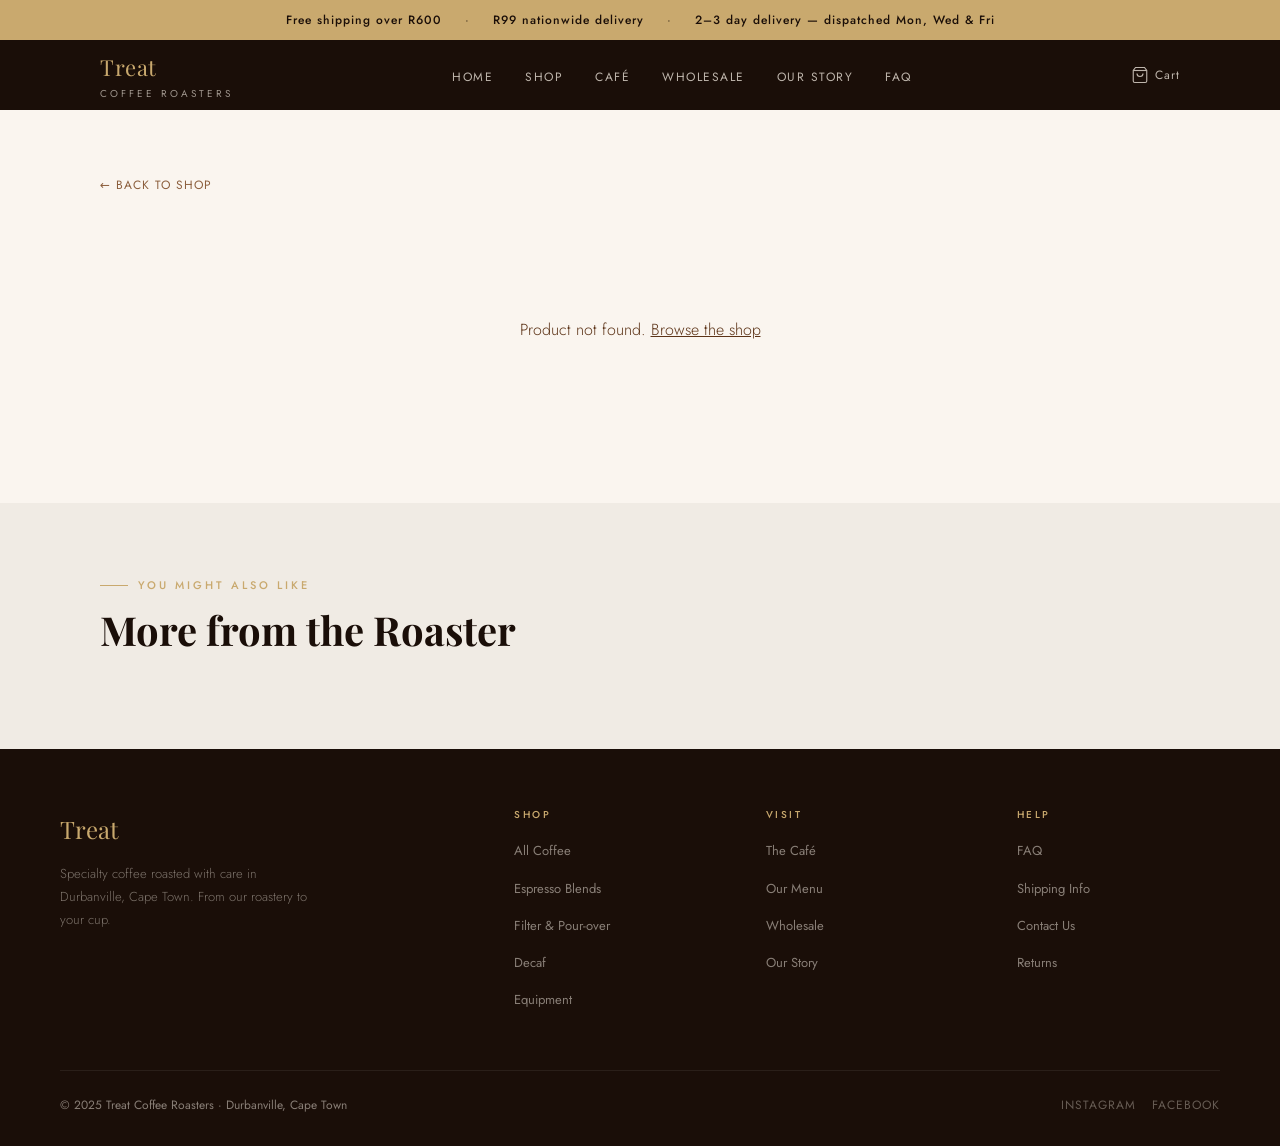
<file: product.html>
<!DOCTYPE html>
<html lang="en">
<head>
  <meta charset="UTF-8">
  <meta name="viewport" content="width=device-width, initial-scale=1.0">
  <title>Product — Treat Coffee Roasters</title>
  <link rel="preconnect" href="https://fonts.googleapis.com">
  <link rel="preconnect" href="https://fonts.gstatic.com" crossorigin>
  <link rel="stylesheet" href="css/style.css">
  <link rel="stylesheet" href="css/product.css">
</head>
<body>
  <div id="shippingBar"></div>
  <div id="siteNav"></div>

  <main id="productMain">
    <div class="container" style="padding-top:60px;padding-bottom:80px;">
      <a href="shop.html" class="back-link">← Back to Shop</a>
      <div class="product-detail" id="productDetail">
        <p style="text-align:center;padding:80px 0;color:var(--caramel);">Loading product...</p>
      </div>
    </div>

    <!-- ── Related Products ── -->
    <section style="background:var(--gray-light);padding:64px 0;">
      <div class="container">
        <div class="section-label">You might also like</div>
        <h2 class="section-title" style="margin-bottom:32px;">More from the Roaster</h2>
        <div class="products-grid" id="relatedProducts" style="display:grid;grid-template-columns:repeat(auto-fill,minmax(240px,1fr));gap:24px;"></div>
      </div>
    </section>
  </main>

  <div id="siteFooter"></div>

  <script src="js/products.js"></script>
  <script src="js/main.js"></script>
  <script src="js/components.js"></script>
  <script>
    document.addEventListener('DOMContentLoaded', () => {
      const params = new URLSearchParams(window.location.search);
      const id = params.get('id');
      const product = Products.find(p => p.id === id);

      if (!product) {
        document.getElementById('productDetail').innerHTML = `
          <p style="text-align:center;padding:80px 0;">Product not found. <a href="shop.html" style="color:var(--walnut);text-decoration:underline;">Browse the shop</a></p>`;
        return;
      }

      document.title = `${product.name} — Treat Coffee Roasters`;

      document.getElementById('productDetail').innerHTML = `
        <div class="product-detail-grid">
          <div class="product-detail-image" style="background:${product.bg}">
            <span aria-hidden="true" class="product-big-icon">${product.icon}</span>
            ${product.tag ? `<span class="tag tag-${product.tag}" style="position:absolute;top:20px;left:20px;">${getTagLabel(product.tag)}</span>` : ''}
            <div class="product-roast-badge" style="position:absolute;bottom:20px;right:20px;">${product.roast.charAt(0).toUpperCase()+product.roast.slice(1)} Roast</div>
          </div>
          <div class="product-detail-info">
            <div class="section-label">${product.origin}</div>
            <h1 style="font-size:clamp(28px,4vw,40px);margin-bottom:16px;">${product.name}</h1>
            ${roastDots(product.roastLevel)}
            <p style="font-size:15px;line-height:1.8;margin-bottom:28px;color:var(--walnut);font-weight:300;">${product.description}</p>

            <div class="product-meta-grid">
              <div class="meta-item">
                <span class="meta-label">Flavour Notes</span>
                <span class="meta-value">${product.notes.join(', ')}</span>
              </div>
              <div class="meta-item">
                <span class="meta-label">Best For</span>
                <span class="meta-value">${product.bestFor.join(', ')}</span>
              </div>
              <div class="meta-item">
                <span class="meta-label">Roast</span>
                <span class="meta-value" style="text-transform:capitalize;">${product.roast}</span>
              </div>
              <div class="meta-item">
                <span class="meta-label">Origin</span>
                <span class="meta-value">${product.origin}</span>
              </div>
            </div>

            <div class="product-order-row">
              <div>
                <div class="product-price" style="font-size:28px;margin-bottom:4px;">R${product.price}</div>
                <div style="font-size:12px;color:var(--caramel);">${product.weight}</div>
              </div>
              <div class="grind-select-group">
                <label for="grindSelect" style="font-size:11px;letter-spacing:1px;text-transform:uppercase;color:var(--caramel);display:block;margin-bottom:6px;">Grind</label>
                <select id="grindSelect" aria-label="Select grind size">
                  <option>Whole Bean</option>
                  <option>Fine (Espresso)</option>
                  <option>Medium-Fine (AeroPress)</option>
                  <option>Medium (Pour-over)</option>
                  <option>Coarse (French Press)</option>
                </select>
              </div>
              <button class="btn btn-gold" onclick="Cart.add('${product.name}', ${product.price})" style="align-self:flex-end;">Add to Cart</button>
            </div>

            <div class="delivery-note">
              <span>🚚</span>
              <span>Free delivery over R600 · R99 nationwide · Dispatched Mon, Wed &amp; Fri</span>
            </div>
          </div>
        </div>`;

      // Related products
      const related = Products.filter(p => p.id !== id).slice(0, 3);
      document.getElementById('relatedProducts').innerHTML = related.map(p => renderProductCard(p)).join('');
    });
  </script>
</body>
</html>
</file>
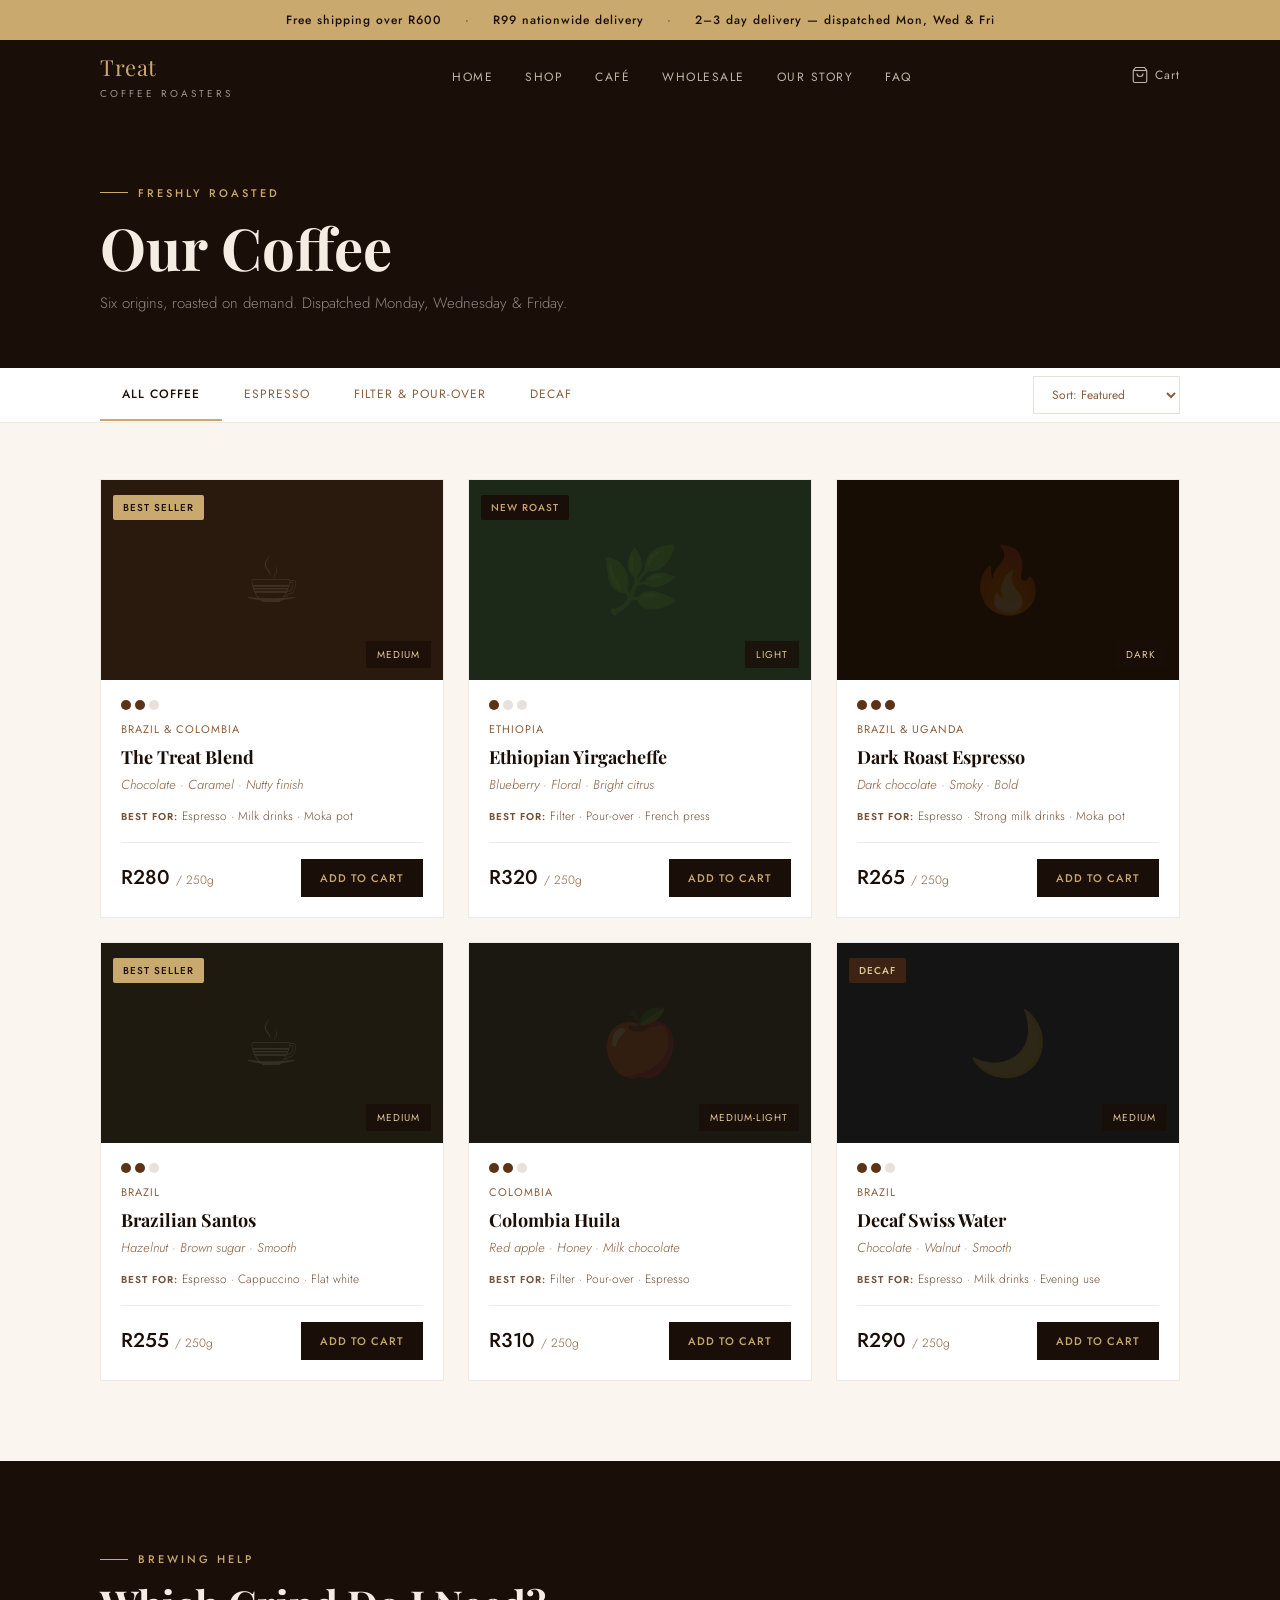
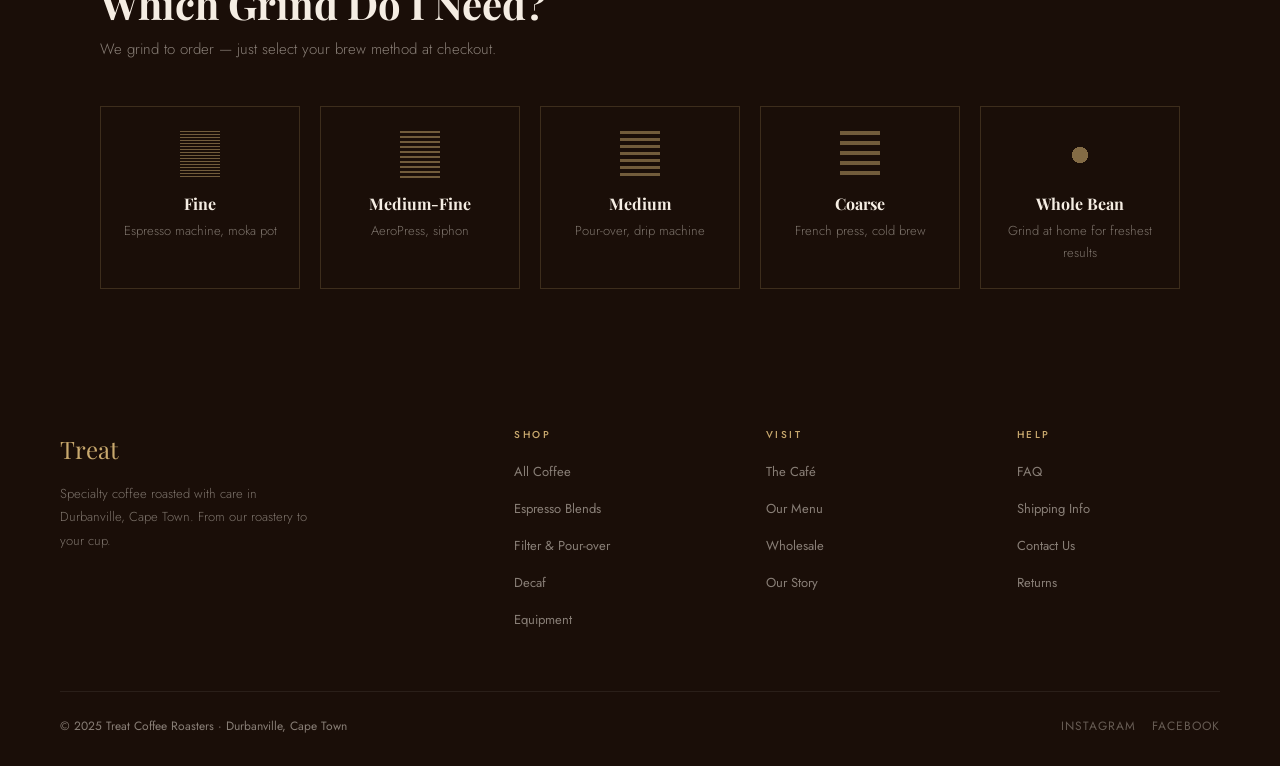
<file: shop.html>
<!DOCTYPE html>
<html lang="en">
<head>
  <meta charset="UTF-8">
  <meta name="viewport" content="width=device-width, initial-scale=1.0">
  <meta name="description" content="Shop freshly roasted specialty coffee from Treat Coffee Roasters, Durbanville. Espresso blends, single origins, filter coffee and decaf.">
  <title>Shop Coffee — Treat Coffee Roasters</title>
  <link rel="preconnect" href="https://fonts.googleapis.com">
  <link rel="preconnect" href="https://fonts.gstatic.com" crossorigin>
  <link rel="stylesheet" href="css/style.css">
  <link rel="stylesheet" href="css/shop.css">
</head>
<body>
  <div id="shippingBar"></div>
  <div id="siteNav"></div>

  <main>

    <!-- ── Page Header ── -->
    <header class="page-header">
      <div class="container">
        <div class="section-label" style="color:var(--gold)">Freshly Roasted</div>
        <h1 class="page-title">Our Coffee</h1>
        <p class="page-subtitle">Six origins, roasted on demand. Dispatched Monday, Wednesday &amp; Friday.</p>
      </div>
    </header>

    <!-- ── Filters ── -->
    <div class="shop-filters-bar">
      <div class="container">
        <div class="filters-inner">
          <div class="filter-group" role="group" aria-label="Filter by category">
            <button class="filter-btn active" data-filter="all">All Coffee</button>
            <button class="filter-btn" data-filter="espresso">Espresso</button>
            <button class="filter-btn" data-filter="filter">Filter &amp; Pour-over</button>
            <button class="filter-btn" data-filter="decaf">Decaf</button>
          </div>
          <div class="sort-group">
            <label for="shopSort" class="sr-only">Sort by</label>
            <select id="shopSort" aria-label="Sort products">
              <option value="default">Sort: Featured</option>
              <option value="price-asc">Price: Low to High</option>
              <option value="price-desc">Price: High to Low</option>
              <option value="name">Name A–Z</option>
            </select>
          </div>
        </div>
      </div>
    </div>

    <!-- ── Products Grid ── -->
    <section class="shop-products" aria-labelledby="shop-products-heading">
      <div class="container">
        <h2 id="shop-products-heading" class="sr-only">Available Coffees</h2>
        <div class="shop-grid" id="shopGrid"></div>
        <p id="noResults" style="display:none;text-align:center;padding:40px;color:var(--caramel);">No coffees found in this category.</p>
      </div>
    </section>

    <!-- ── Grind Guide ── -->
    <section class="grind-guide" aria-labelledby="grind-heading">
      <div class="container">
        <div class="section-label">Brewing Help</div>
        <h2 class="section-title" id="grind-heading">Which Grind Do I Need?</h2>
        <p class="section-sub">We grind to order — just select your brew method at checkout.</p>
        <div class="grind-grid">
          <div class="grind-card">
            <div class="grind-visual grind-fine" aria-hidden="true"></div>
            <h3>Fine</h3>
            <p>Espresso machine, moka pot</p>
          </div>
          <div class="grind-card">
            <div class="grind-visual grind-medium-fine" aria-hidden="true"></div>
            <h3>Medium-Fine</h3>
            <p>AeroPress, siphon</p>
          </div>
          <div class="grind-card">
            <div class="grind-visual grind-medium" aria-hidden="true"></div>
            <h3>Medium</h3>
            <p>Pour-over, drip machine</p>
          </div>
          <div class="grind-card">
            <div class="grind-visual grind-coarse" aria-hidden="true"></div>
            <h3>Coarse</h3>
            <p>French press, cold brew</p>
          </div>
          <div class="grind-card">
            <div class="grind-visual grind-whole" aria-hidden="true"></div>
            <h3>Whole Bean</h3>
            <p>Grind at home for freshest results</p>
          </div>
        </div>
      </div>
    </section>

  </main>

  <div id="siteFooter"></div>

  <script src="js/products.js"></script>
  <script src="js/main.js"></script>
  <script src="js/components.js"></script>
  <script>
    let currentFilter = 'all';
    let currentSort = 'default';

    function renderShop() {
      let list = [...Products];
      if (currentFilter !== 'all') list = list.filter(p => p.category === currentFilter);
      if (currentSort === 'price-asc') list.sort((a,b) => a.price - b.price);
      else if (currentSort === 'price-desc') list.sort((a,b) => b.price - a.price);
      else if (currentSort === 'name') list.sort((a,b) => a.name.localeCompare(b.name));
      const grid = document.getElementById('shopGrid');
      const noResults = document.getElementById('noResults');
      if (list.length === 0) { grid.innerHTML = ''; noResults.style.display = 'block'; }
      else { noResults.style.display = 'none'; grid.innerHTML = list.map(p => renderProductCard(p)).join(''); }
    }

    document.addEventListener('DOMContentLoaded', () => {
      // Check URL param
      const params = new URLSearchParams(window.location.search);
      const filterParam = params.get('filter');
      const categoryMap = { smooth: 'espresso', fruity: 'filter', strong: 'espresso', decaf: 'decaf' };
      if (filterParam && categoryMap[filterParam]) currentFilter = categoryMap[filterParam];

      renderShop();

      document.querySelectorAll('.filter-btn').forEach(btn => {
        if (btn.dataset.filter === currentFilter) btn.classList.add('active');
        btn.addEventListener('click', () => {
          document.querySelectorAll('.filter-btn').forEach(b => b.classList.remove('active'));
          btn.classList.add('active');
          currentFilter = btn.dataset.filter;
          renderShop();
        });
      });

      document.getElementById('shopSort').addEventListener('change', e => {
        currentSort = e.target.value;
        renderShop();
      });
    });
  </script>
</body>
</html>
</file>
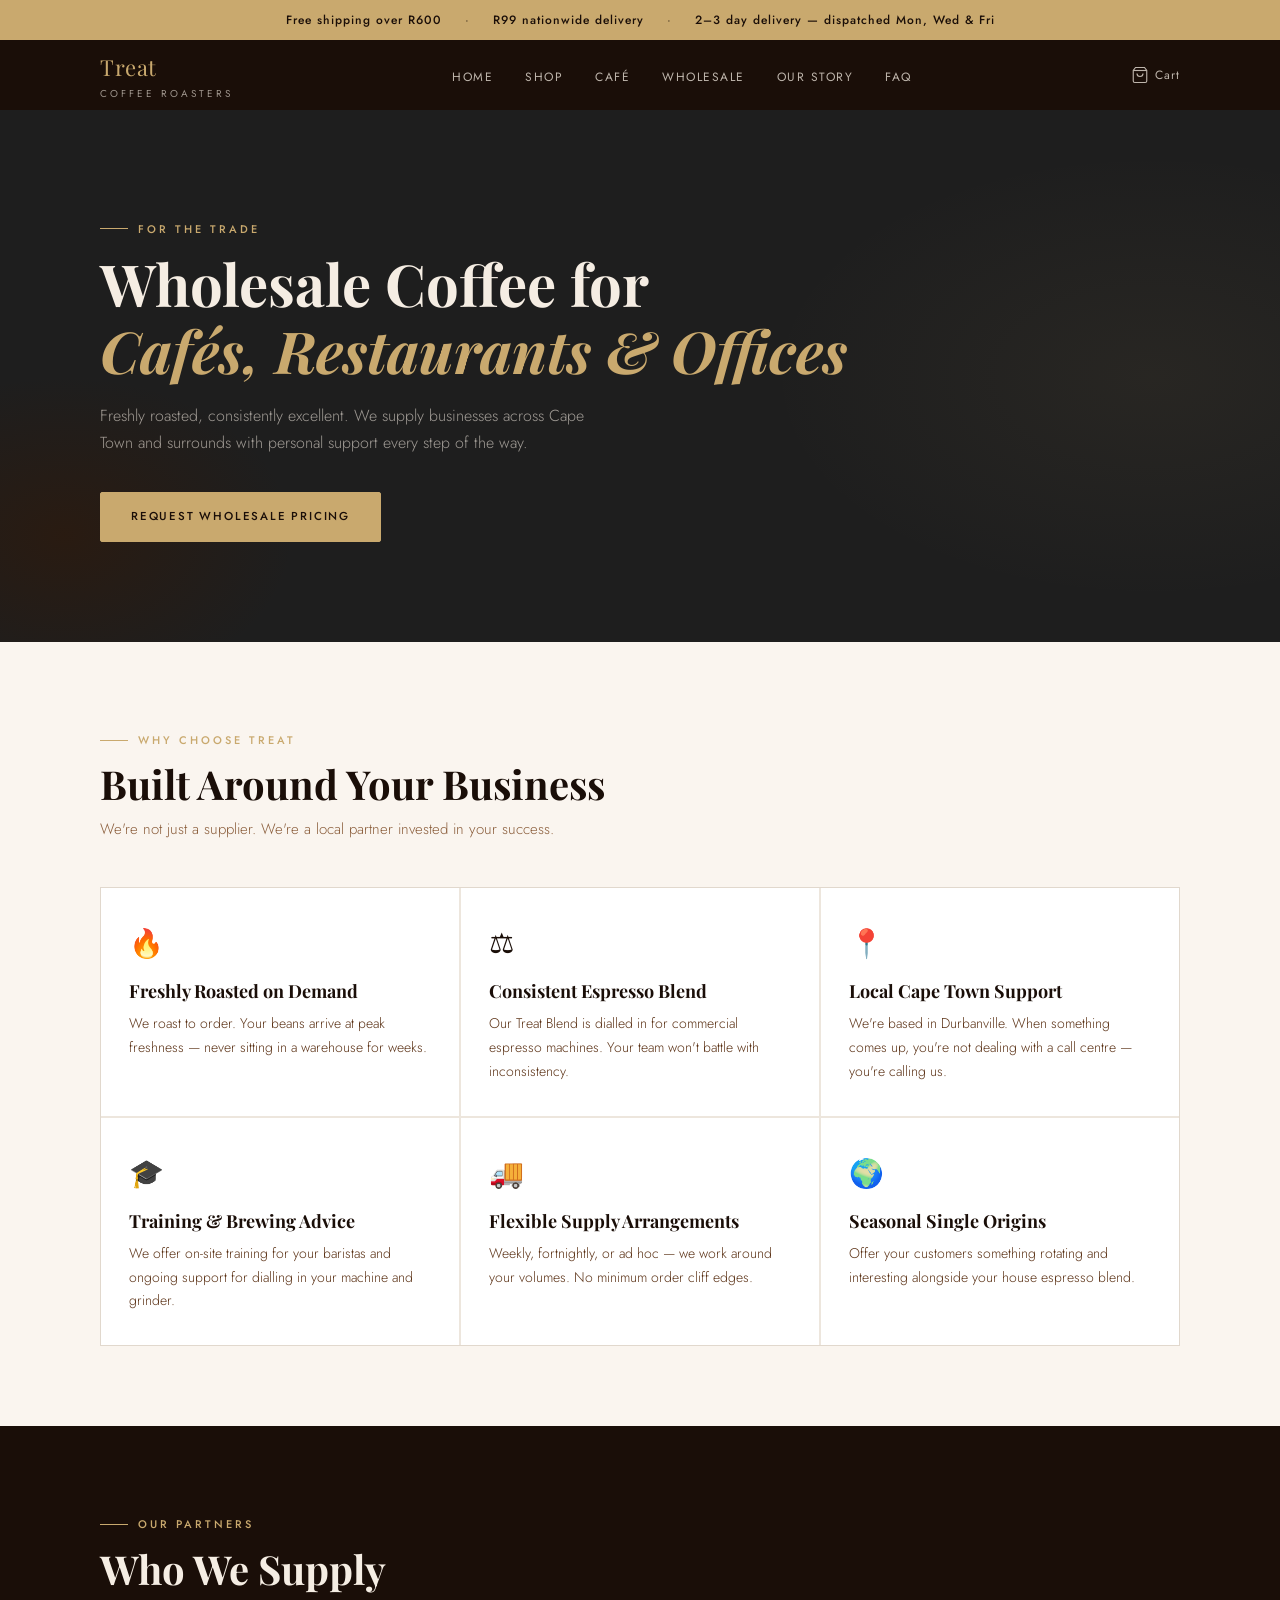
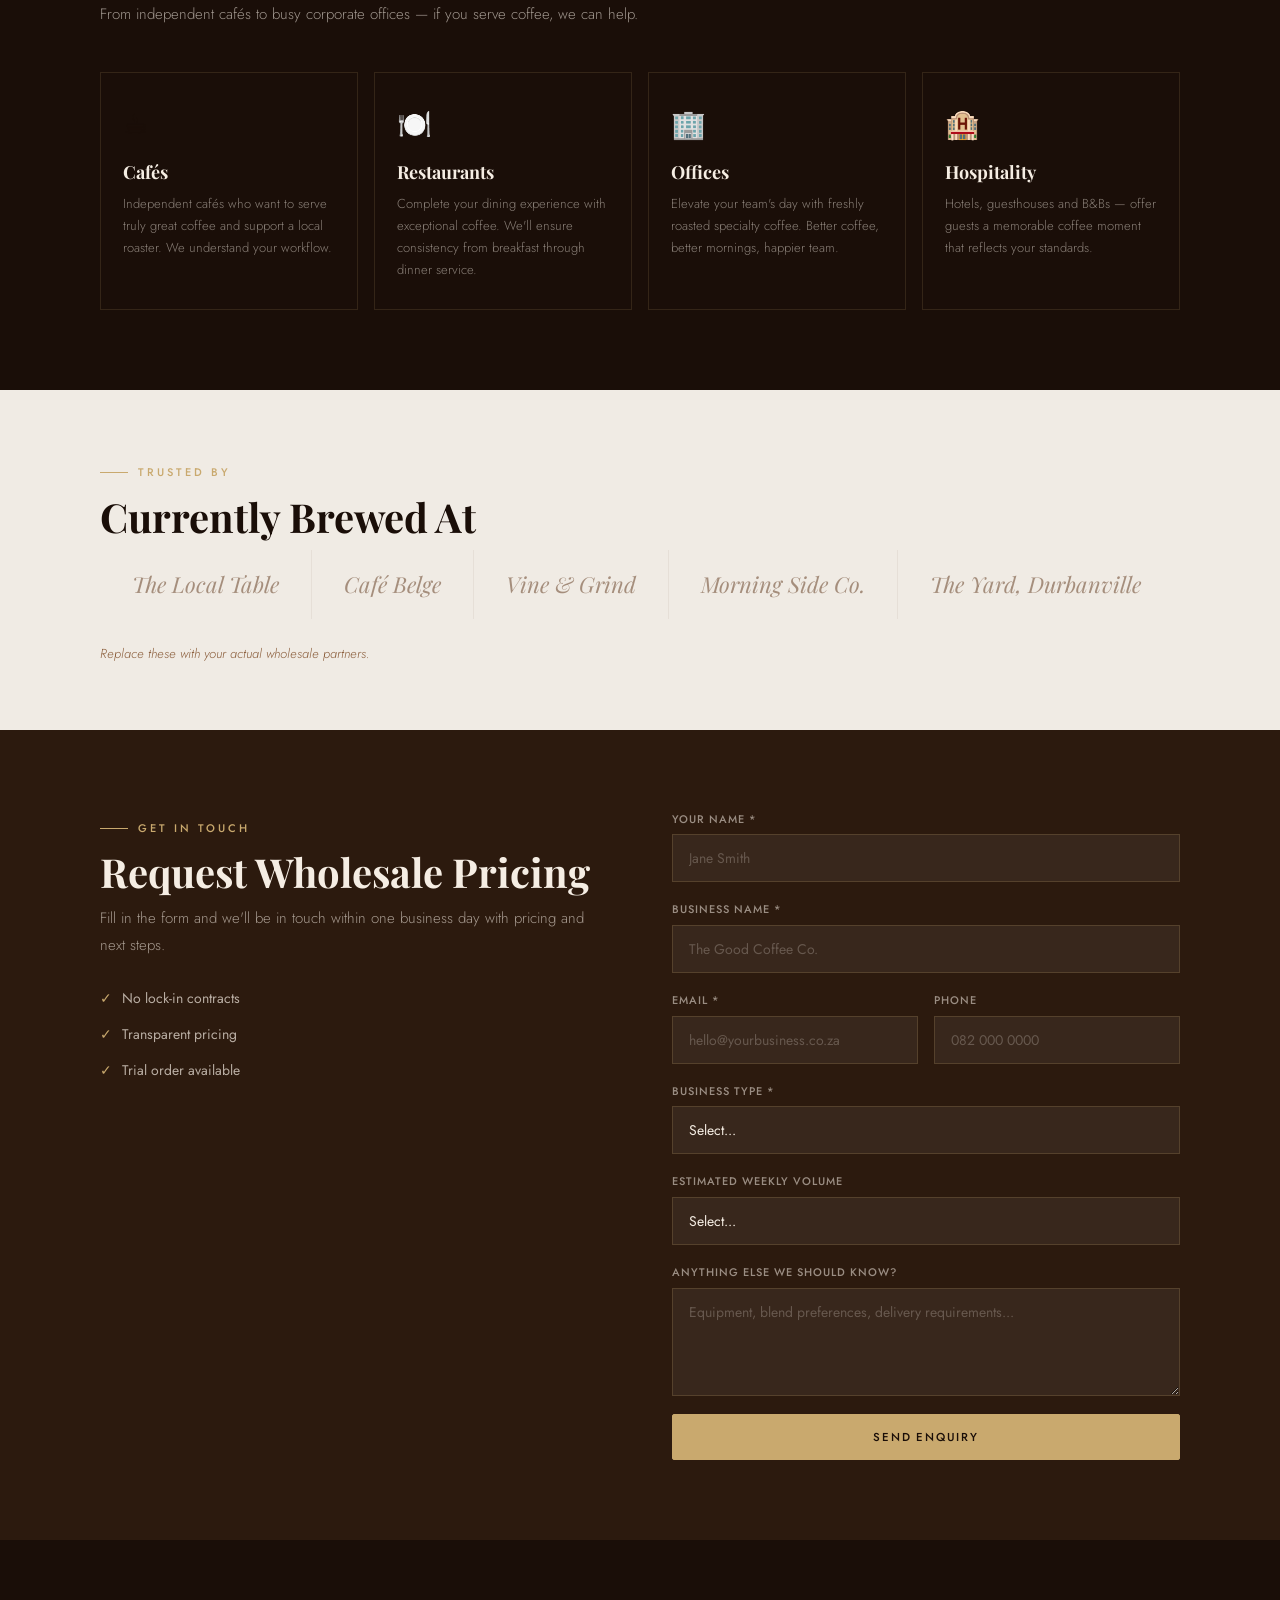
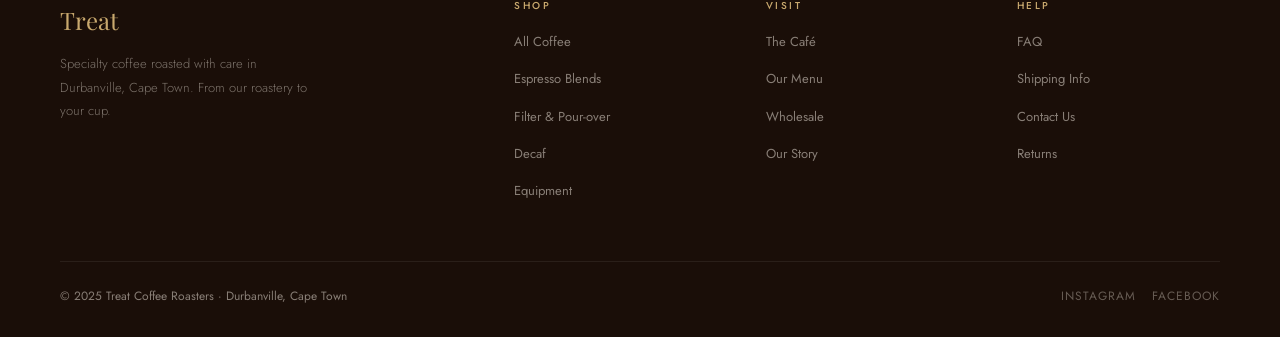
<file: wholesale.html>
<!DOCTYPE html>
<html lang="en">
<head>
  <meta charset="UTF-8">
  <meta name="viewport" content="width=device-width, initial-scale=1.0">
  <meta name="description" content="Wholesale specialty coffee for cafés, restaurants, and offices in Cape Town. Freshly roasted, consistent, with local support and training from Treat Coffee Roasters.">
  <title>Wholesale — Treat Coffee Roasters</title>
  <link rel="preconnect" href="https://fonts.googleapis.com">
  <link rel="preconnect" href="https://fonts.gstatic.com" crossorigin>
  <link rel="stylesheet" href="css/style.css">
  <link rel="stylesheet" href="css/wholesale.css">
</head>
<body>
  <div id="shippingBar"></div>
  <div id="siteNav"></div>

  <main>

    <!-- ── Hero ── -->
    <header class="ws-hero">
      <div class="ws-hero-bg" aria-hidden="true"></div>
      <div class="container ws-hero-content">
        <div class="section-label" style="color:var(--gold)">For the Trade</div>
        <h1>Wholesale Coffee for<br><em>Cafés, Restaurants &amp; Offices</em></h1>
        <p class="hero-sub" style="max-width:520px;">Freshly roasted, consistently excellent. We supply businesses across Cape Town and surrounds with personal support every step of the way.</p>
        <a href="#enquire" class="btn btn-gold">Request Wholesale Pricing</a>
      </div>
    </header>

    <!-- ── Benefits ── -->
    <section class="ws-benefits" aria-labelledby="benefits-heading">
      <div class="container">
        <div class="section-label">Why Choose Treat</div>
        <h2 class="section-title" id="benefits-heading">Built Around Your Business</h2>
        <p class="section-sub">We're not just a supplier. We're a local partner invested in your success.</p>
        <div class="benefits-grid">
          <div class="benefit-card">
            <div class="benefit-icon" aria-hidden="true">🔥</div>
            <h3>Freshly Roasted on Demand</h3>
            <p>We roast to order. Your beans arrive at peak freshness — never sitting in a warehouse for weeks.</p>
          </div>
          <div class="benefit-card">
            <div class="benefit-icon" aria-hidden="true">⚖️</div>
            <h3>Consistent Espresso Blend</h3>
            <p>Our Treat Blend is dialled in for commercial espresso machines. Your team won't battle with inconsistency.</p>
          </div>
          <div class="benefit-card">
            <div class="benefit-icon" aria-hidden="true">📍</div>
            <h3>Local Cape Town Support</h3>
            <p>We're based in Durbanville. When something comes up, you're not dealing with a call centre — you're calling us.</p>
          </div>
          <div class="benefit-card">
            <div class="benefit-icon" aria-hidden="true">🎓</div>
            <h3>Training &amp; Brewing Advice</h3>
            <p>We offer on-site training for your baristas and ongoing support for dialling in your machine and grinder.</p>
          </div>
          <div class="benefit-card">
            <div class="benefit-icon" aria-hidden="true">🚚</div>
            <h3>Flexible Supply Arrangements</h3>
            <p>Weekly, fortnightly, or ad hoc — we work around your volumes. No minimum order cliff edges.</p>
          </div>
          <div class="benefit-card">
            <div class="benefit-icon" aria-hidden="true">🌍</div>
            <h3>Seasonal Single Origins</h3>
            <p>Offer your customers something rotating and interesting alongside your house espresso blend.</p>
          </div>
        </div>
      </div>
    </section>

    <!-- ── Who We Supply ── -->
    <section class="ws-who" aria-labelledby="who-heading">
      <div class="container">
        <div class="section-label">Our Partners</div>
        <h2 class="section-title light" id="who-heading">Who We Supply</h2>
        <p class="section-sub light">From independent cafés to busy corporate offices — if you serve coffee, we can help.</p>
        <div class="who-grid">
          <div class="who-card">
            <div class="who-icon" aria-hidden="true">☕</div>
            <h3>Cafés</h3>
            <p>Independent cafés who want to serve truly great coffee and support a local roaster. We understand your workflow.</p>
          </div>
          <div class="who-card">
            <div class="who-icon" aria-hidden="true">🍽️</div>
            <h3>Restaurants</h3>
            <p>Complete your dining experience with exceptional coffee. We'll ensure consistency from breakfast through dinner service.</p>
          </div>
          <div class="who-card">
            <div class="who-icon" aria-hidden="true">🏢</div>
            <h3>Offices</h3>
            <p>Elevate your team's day with freshly roasted specialty coffee. Better coffee, better mornings, happier team.</p>
          </div>
          <div class="who-card">
            <div class="who-icon" aria-hidden="true">🏨</div>
            <h3>Hospitality</h3>
            <p>Hotels, guesthouses and B&amp;Bs — offer guests a memorable coffee moment that reflects your standards.</p>
          </div>
        </div>
      </div>
    </section>

    <!-- ── Brewed At ── -->
    <section class="ws-brewed" aria-labelledby="brewed-heading">
      <div class="container">
        <div class="section-label">Trusted By</div>
        <h2 class="section-title" id="brewed-heading">Currently Brewed At</h2>
        <div class="brewed-list-large">
          <div class="brewed-name">The Local Table</div>
          <div class="brewed-name">Café Belge</div>
          <div class="brewed-name">Vine &amp; Grind</div>
          <div class="brewed-name">Morning Side Co.</div>
          <div class="brewed-name">The Yard, Durbanville</div>
        </div>
        <p style="font-size:13px;color:var(--caramel);margin-top:24px;font-style:italic;">Replace these with your actual wholesale partners.</p>
      </div>
    </section>

    <!-- ── Enquiry Form ── -->
    <section class="ws-form-section" id="enquire" aria-labelledby="form-heading">
      <div class="container">
        <div class="ws-form-inner">
          <div class="ws-form-text">
            <div class="section-label" style="color:var(--gold)">Get in Touch</div>
            <h2 class="section-title light" id="form-heading">Request Wholesale Pricing</h2>
            <p style="color:rgba(245,237,227,0.6);font-size:15px;font-weight:300;line-height:1.8;margin-bottom:28px;">
              Fill in the form and we'll be in touch within one business day with pricing and next steps.
            </p>
            <div class="ws-promise">
              <div class="promise-item">
                <span aria-hidden="true">✓</span> No lock-in contracts
              </div>
              <div class="promise-item">
                <span aria-hidden="true">✓</span> Transparent pricing
              </div>
              <div class="promise-item">
                <span aria-hidden="true">✓</span> Trial order available
              </div>
            </div>
          </div>
          <form class="ws-form" id="wholesaleForm" novalidate aria-label="Wholesale enquiry form">
            <div class="form-group">
              <label for="ws_name">Your Name *</label>
              <input type="text" id="ws_name" name="name" placeholder="Jane Smith" required autocomplete="name">
            </div>
            <div class="form-group">
              <label for="ws_business">Business Name *</label>
              <input type="text" id="ws_business" name="business" placeholder="The Good Coffee Co." required>
            </div>
            <div class="form-row">
              <div class="form-group">
                <label for="ws_email">Email *</label>
                <input type="email" id="ws_email" name="email" placeholder="hello@yourbusiness.co.za" required autocomplete="email">
              </div>
              <div class="form-group">
                <label for="ws_phone">Phone</label>
                <input type="tel" id="ws_phone" name="phone" placeholder="082 000 0000" autocomplete="tel">
              </div>
            </div>
            <div class="form-group">
              <label for="ws_type">Business Type *</label>
              <select id="ws_type" name="type" required>
                <option value="">Select...</option>
                <option>Café</option>
                <option>Restaurant</option>
                <option>Office</option>
                <option>Hotel / Hospitality</option>
                <option>Other</option>
              </select>
            </div>
            <div class="form-group">
              <label for="ws_volume">Estimated Weekly Volume</label>
              <select id="ws_volume" name="volume">
                <option value="">Select...</option>
                <option>Under 2kg</option>
                <option>2–5kg</option>
                <option>5–10kg</option>
                <option>10–20kg</option>
                <option>20kg+</option>
              </select>
            </div>
            <div class="form-group">
              <label for="ws_message">Anything else we should know?</label>
              <textarea id="ws_message" name="message" rows="4" placeholder="Equipment, blend preferences, delivery requirements..."></textarea>
            </div>
            <button type="submit" class="btn btn-gold" style="width:100%;justify-content:center;">Send Enquiry</button>
            <p id="formSuccess" style="display:none;text-align:center;padding:16px;background:rgba(46,125,82,0.15);color:var(--success);font-size:14px;margin-top:16px;">
              ✓ Thank you — we'll be in touch within one business day.
            </p>
          </form>
        </div>
      </div>
    </section>

  </main>

  <div id="siteFooter"></div>

  <script src="js/main.js"></script>
  <script src="js/components.js"></script>
  <script>
    document.getElementById('wholesaleForm').addEventListener('submit', function(e) {
      e.preventDefault();
      // In production, submit via fetch to your backend or a service like Formspree
      document.getElementById('formSuccess').style.display = 'block';
      this.querySelectorAll('input,select,textarea,button[type=submit]').forEach(el => el.disabled = true);
    });
  </script>
</body>
</html>
</file>
<file: css/style.css>
/* ============================================
   TREAT COFFEE ROASTERS — Global Stylesheet
   ============================================ */

@import url('https://fonts.googleapis.com/css2?family=Playfair+Display:ital,wght@0,400;0,600;0,700;1,400;1,600&family=Jost:wght@300;400;500;600&display=swap');

/* ── Design Tokens ── */
:root {
  --espresso:    #1a0e08;
  --roast:       #2c1a0e;
  --mahogany:    #3d2314;
  --walnut:      #5c3317;
  --caramel:     #8b5e3c;
  --cream:       #f5ede3;
  --milk:        #faf5ef;
  --white:       #ffffff;
  --gold:        #c9a96e;
  --gold-light:  #e2c99a;
  --gold-dark:   #a07840;
  --charcoal:    #1e1e1e;
  --gray-light:  #f0ebe4;
  --success:     #2e7d52;

  --font-serif: 'Playfair Display', Georgia, serif;
  --font-sans:  'Jost', system-ui, sans-serif;

  --max-width: 1160px;
  --section-pad: 80px 40px;
  --radius-sm: 2px;
  --transition: 0.22s ease;
}

/* ── Reset ── */
*, *::before, *::after { box-sizing: border-box; margin: 0; padding: 0; }
html { scroll-behavior: smooth; }
body {
  font-family: var(--font-sans);
  background: var(--milk);
  color: var(--espresso);
  line-height: 1.7;
  font-size: 16px;
}
img { display: block; max-width: 100%; height: auto; }
a { text-decoration: none; color: inherit; }
ul { list-style: none; }
button { font-family: var(--font-sans); cursor: pointer; border: none; background: none; }

/* ── Typography ── */
h1, h2, h3, h4 { font-family: var(--font-serif); line-height: 1.15; }
h1 { font-size: clamp(36px, 5vw, 58px); }
h2 { font-size: clamp(28px, 4vw, 40px); }
h3 { font-size: clamp(20px, 2.5vw, 26px); }
h4 { font-size: 18px; }
p { font-weight: 300; color: var(--walnut); }

/* ── Utility Classes ── */
.container { max-width: var(--max-width); margin: 0 auto; padding: 0 40px; }
.section-pad { padding: var(--section-pad); }

.section-label {
  display: inline-flex;
  align-items: center;
  gap: 10px;
  font-size: 11px;
  letter-spacing: 3px;
  text-transform: uppercase;
  color: var(--gold);
  margin-bottom: 12px;
  font-weight: 500;
}
.section-label::before {
  content: '';
  width: 28px;
  height: 1px;
  background: var(--gold);
  flex-shrink: 0;
}

.section-title { color: var(--espresso); margin-bottom: 10px; }
.section-title.light { color: var(--cream); }
.section-sub { font-size: 15px; color: var(--caramel); font-weight: 300; margin-bottom: 44px; }
.section-sub.light { color: rgba(245,237,227,0.6); }

/* ── Buttons ── */
.btn {
  display: inline-flex;
  align-items: center;
  gap: 8px;
  padding: 14px 30px;
  font-family: var(--font-sans);
  font-size: 11.5px;
  font-weight: 500;
  letter-spacing: 1.8px;
  text-transform: uppercase;
  transition: var(--transition);
  border-radius: var(--radius-sm);
}

.btn-gold {
  background: var(--gold);
  color: var(--espresso);
  border: 1px solid var(--gold);
}
.btn-gold:hover { background: var(--gold-light); border-color: var(--gold-light); transform: translateY(-2px); }

.btn-dark {
  background: var(--espresso);
  color: var(--gold);
  border: 1px solid var(--espresso);
}
.btn-dark:hover { background: var(--roast); }

.btn-outline-light {
  background: transparent;
  color: var(--cream);
  border: 1px solid rgba(245,237,227,0.4);
}
.btn-outline-light:hover { border-color: var(--gold); color: var(--gold); }

.btn-outline-dark {
  background: transparent;
  color: var(--espresso);
  border: 1px solid rgba(26,14,8,0.3);
}
.btn-outline-dark:hover { border-color: var(--walnut); color: var(--walnut); }

/* ── Shipping Banner ── */
.shipping-bar {
  background: var(--gold);
  text-align: center;
  padding: 10px 20px;
  font-size: 12px;
  letter-spacing: 1px;
  color: var(--espresso);
  font-weight: 500;
}
.shipping-bar span { margin: 0 14px; }
.shipping-bar .sep { opacity: 0.5; margin: 0 4px; }

/* ── Navigation ── */
.site-nav {
  background: var(--espresso);
  position: sticky;
  top: 0;
  z-index: 1000;
}
.nav-inner {
  max-width: var(--max-width);
  margin: 0 auto;
  padding: 0 40px;
  display: flex;
  align-items: center;
  justify-content: space-between;
  height: 70px;
}
.nav-logo {
  font-family: var(--font-serif);
  color: var(--gold);
  font-size: 22px;
  letter-spacing: 0.5px;
}
.nav-logo small {
  display: block;
  font-family: var(--font-sans);
  font-size: 10px;
  letter-spacing: 3px;
  color: var(--cream);
  opacity: 0.6;
  font-weight: 400;
  text-transform: uppercase;
  margin-top: -2px;
}
.nav-links {
  display: flex;
  gap: 32px;
  align-items: center;
}
.nav-links a {
  color: rgba(245,237,227,0.75);
  font-size: 12px;
  letter-spacing: 1.5px;
  text-transform: uppercase;
  font-weight: 400;
  transition: color var(--transition);
}
.nav-links a:hover,
.nav-links a.active { color: var(--gold); }
.nav-cart {
  display: flex;
  align-items: center;
  gap: 6px;
  color: var(--cream);
  font-size: 12px;
  letter-spacing: 1px;
  opacity: 0.75;
  transition: opacity var(--transition);
  cursor: pointer;
}
.nav-cart:hover { opacity: 1; color: var(--gold); }
.nav-cart svg { width: 18px; height: 18px; }

.nav-hamburger {
  display: none;
  flex-direction: column;
  gap: 5px;
  cursor: pointer;
  padding: 4px;
}
.nav-hamburger span {
  display: block;
  width: 24px;
  height: 1.5px;
  background: var(--cream);
  transition: var(--transition);
}

.mobile-menu {
  display: none;
  background: var(--espresso);
  border-top: 1px solid rgba(255,255,255,0.08);
}
.mobile-menu.open { display: block; }
.mobile-menu a {
  display: block;
  padding: 14px 40px;
  color: rgba(245,237,227,0.8);
  font-size: 13px;
  letter-spacing: 1.5px;
  text-transform: uppercase;
  border-bottom: 1px solid rgba(255,255,255,0.05);
  transition: color var(--transition);
}
.mobile-menu a:hover { color: var(--gold); }

/* ── Footer ── */
.site-footer {
  background: var(--espresso);
  color: rgba(245,237,227,0.5);
  padding: 60px 40px 30px;
}
.footer-inner {
  max-width: var(--max-width);
  margin: 0 auto;
}
.footer-grid {
  display: grid;
  grid-template-columns: 2fr 1fr 1fr 1fr;
  gap: 48px;
  margin-bottom: 48px;
}
.footer-brand-name {
  font-family: var(--font-serif);
  color: var(--gold);
  font-size: 24px;
  margin-bottom: 12px;
}
.footer-brand-desc {
  font-size: 13px;
  line-height: 1.8;
  color: rgba(245,237,227,0.45);
  max-width: 260px;
  font-weight: 300;
}
.footer-col h4 {
  font-family: var(--font-sans);
  font-size: 10px;
  letter-spacing: 2.5px;
  text-transform: uppercase;
  color: var(--gold);
  margin-bottom: 16px;
  font-weight: 500;
}
.footer-col ul li { margin-bottom: 10px; }
.footer-col ul a {
  font-size: 13px;
  color: rgba(245,237,227,0.5);
  transition: color var(--transition);
}
.footer-col ul a:hover { color: var(--cream); }
.footer-bottom {
  border-top: 1px solid rgba(255,255,255,0.07);
  padding-top: 24px;
  display: flex;
  justify-content: space-between;
  align-items: center;
  font-size: 12px;
}
.footer-social { display: flex; gap: 16px; }
.footer-social a {
  color: rgba(245,237,227,0.35);
  font-size: 12px;
  letter-spacing: 1px;
  text-transform: uppercase;
  transition: color var(--transition);
}
.footer-social a:hover { color: var(--gold); }

/* ── Roast Dots ── */
.roast-dots { display: flex; gap: 4px; margin-bottom: 10px; }
.roast-dot { width: 10px; height: 10px; border-radius: 50%; background: rgba(92,51,23,0.15); }
.roast-dot.filled { background: var(--walnut); }
.roast-dots.light .roast-dot { background: rgba(245,237,227,0.2); }
.roast-dots.light .roast-dot.filled { background: var(--gold); }

/* ── Tags ── */
.tag {
  display: inline-block;
  font-size: 10px;
  letter-spacing: 1px;
  text-transform: uppercase;
  padding: 4px 10px;
  font-weight: 500;
  border-radius: var(--radius-sm);
}
.tag-bestseller { background: var(--gold); color: var(--espresso); }
.tag-new { background: var(--espresso); color: var(--gold); }
.tag-limited { background: var(--walnut); color: var(--cream); }
.tag-decaf { background: var(--mahogany); color: var(--gold-light); }

/* ── Product Cards ── */
.product-card {
  background: var(--white);
  border: 1px solid rgba(92,51,23,0.1);
  position: relative;
  transition: transform var(--transition), box-shadow var(--transition);
}
.product-card:hover {
  transform: translateY(-4px);
  box-shadow: 0 16px 40px rgba(26,14,8,0.1);
}
.product-image-area {
  height: 200px;
  display: flex;
  align-items: center;
  justify-content: center;
  position: relative;
  overflow: hidden;
}
.product-image-area img {
  width: 100%;
  height: 100%;
  object-fit: cover;
  transition: transform 0.4s ease;
}
.product-card:hover .product-image-area img { transform: scale(1.04); }
.product-image-placeholder {
  font-size: 64px;
  opacity: 0.1;
  color: var(--cream);
}
.product-roast-badge {
  position: absolute;
  bottom: 12px;
  right: 12px;
  background: rgba(26,14,8,0.75);
  color: var(--gold-light);
  font-size: 10px;
  letter-spacing: 1px;
  padding: 5px 11px;
  text-transform: uppercase;
  backdrop-filter: blur(4px);
}
.product-tag-pos {
  position: absolute;
  top: 12px;
  left: 12px;
  z-index: 2;
}
.product-body { padding: 20px; }
.product-name {
  font-family: var(--font-serif);
  font-size: 18px;
  color: var(--espresso);
  margin-bottom: 6px;
}
.product-origin {
  font-size: 11px;
  letter-spacing: 1px;
  text-transform: uppercase;
  color: var(--caramel);
  margin-bottom: 8px;
}
.product-notes {
  font-size: 13px;
  color: var(--caramel);
  font-style: italic;
  margin-bottom: 10px;
}
.product-best-for {
  font-size: 12px;
  color: var(--walnut);
  margin-bottom: 16px;
  opacity: 0.85;
}
.product-best-for strong {
  font-size: 10px;
  letter-spacing: 1px;
  text-transform: uppercase;
  font-weight: 600;
}
.product-footer {
  display: flex;
  align-items: center;
  justify-content: space-between;
  padding-top: 16px;
  border-top: 1px solid rgba(92,51,23,0.1);
}
.product-price { font-size: 20px; font-weight: 500; color: var(--espresso); }
.product-price .weight {
  font-size: 12px;
  color: var(--caramel);
  font-weight: 300;
  margin-left: 2px;
}
.btn-add-cart {
  background: var(--espresso);
  color: var(--gold);
  border: 1px solid var(--espresso);
  padding: 10px 18px;
  font-family: var(--font-sans);
  font-size: 11px;
  letter-spacing: 1px;
  text-transform: uppercase;
  font-weight: 500;
  cursor: pointer;
  transition: var(--transition);
}
.btn-add-cart:hover { background: var(--walnut); border-color: var(--walnut); }

/* ── Toast notification ── */
.toast {
  position: fixed;
  bottom: 32px;
  right: 32px;
  background: var(--espresso);
  color: var(--gold);
  padding: 14px 24px;
  font-size: 13px;
  letter-spacing: 0.5px;
  border-left: 3px solid var(--gold);
  opacity: 0;
  transform: translateY(12px);
  transition: opacity 0.3s, transform 0.3s;
  z-index: 9999;
  pointer-events: none;
}
.toast.show { opacity: 1; transform: translateY(0); }

/* ── Divider ── */
.gold-divider {
  width: 48px;
  height: 1px;
  background: var(--gold);
  margin: 20px 0;
}

/* ── Responsive ── */
@media (max-width: 900px) {
  .container { padding: 0 24px; }
  .section-pad { padding: 56px 24px; }
  .nav-links, .nav-cart { display: none; }
  .nav-hamburger { display: flex; }
  .footer-grid { grid-template-columns: 1fr 1fr; gap: 32px; }
}

@media (max-width: 600px) {
  .footer-grid { grid-template-columns: 1fr; }
  .footer-bottom { flex-direction: column; gap: 12px; text-align: center; }
  .shipping-bar span { display: block; margin: 3px 0; }
  .shipping-bar .sep { display: none; }
}
</file>
<file: css/home.css>
/* ============================================
   TREAT COFFEE ROASTERS — Home Page Styles
   ============================================ */

/* ── Reveal Animation ── */
.reveal {
  opacity: 0;
  transform: translateY(24px);
  transition: opacity 0.6s ease, transform 0.6s ease;
}
.reveal.revealed {
  opacity: 1;
  transform: translateY(0);
}

/* ── Hero ── */
.hero {
  background: var(--espresso);
  min-height: 560px;
  display: flex;
  align-items: center;
  padding: 80px 40px;
  position: relative;
  overflow: hidden;
  max-width: 100%;
}
.hero-bg {
  position: absolute;
  inset: 0;
  background:
    radial-gradient(ellipse 55% 85% at 85% 50%, rgba(92,45,18,0.65) 0%, transparent 65%),
    radial-gradient(ellipse 30% 50% at 15% 90%, rgba(201,169,110,0.08) 0%, transparent 60%);
  pointer-events: none;
}
.hero-content {
  position: relative;
  z-index: 2;
  max-width: 560px;
}
.hero h1 {
  color: var(--cream);
  margin-bottom: 18px;
}
.hero h1 em {
  color: var(--gold);
  font-style: italic;
}
.hero-sub {
  color: rgba(245,237,227,0.65);
  font-size: 16px;
  font-weight: 300;
  margin-bottom: 36px;
  max-width: 440px;
}
.hero-actions { display: flex; gap: 14px; flex-wrap: wrap; }
.hero-visual {
  position: absolute;
  right: 80px;
  top: 50%;
  transform: translateY(-50%);
}
.hero-ring {
  width: 280px;
  height: 280px;
  border-radius: 50%;
  border: 1px solid rgba(201,169,110,0.18);
  display: flex;
  align-items: center;
  justify-content: center;
  position: relative;
}
.hero-ring::before {
  content: '';
  position: absolute;
  width: 210px;
  height: 210px;
  border-radius: 50%;
  border: 1px solid rgba(201,169,110,0.1);
}

/* ── Stats Strip ── */
.stats-strip {
  background: var(--roast);
  border-top: 1px solid rgba(201,169,110,0.15);
  border-bottom: 1px solid rgba(201,169,110,0.15);
}
.stats-inner {
  max-width: var(--max-width);
  margin: 0 auto;
  padding: 0 40px;
  display: flex;
  align-items: center;
  justify-content: space-between;
}
.stat-item {
  flex: 1;
  text-align: center;
  padding: 28px 16px;
}
.stat-num {
  display: block;
  font-family: var(--font-serif);
  font-size: 28px;
  color: var(--gold);
  margin-bottom: 4px;
}
.stat-label {
  font-size: 11px;
  letter-spacing: 1.5px;
  text-transform: uppercase;
  color: rgba(245,237,227,0.5);
  font-weight: 400;
}
.stat-div {
  width: 1px;
  height: 40px;
  background: rgba(201,169,110,0.15);
  flex-shrink: 0;
}

/* ── Products Section ── */
.products-section { padding: 80px 0; background: var(--milk); }
.products-grid {
  display: grid;
  grid-template-columns: repeat(auto-fit, minmax(240px, 1fr));
  gap: 24px;
  margin-bottom: 40px;
}
.products-cta { text-align: center; }

/* ── Finder ── */
.finder-section {
  background: var(--espresso);
  padding: 80px 40px;
}
.finder-grid {
  display: grid;
  grid-template-columns: repeat(auto-fit, minmax(200px, 1fr));
  gap: 16px;
}
.finder-card {
  border: 1px solid rgba(201,169,110,0.2);
  padding: 32px 20px;
  text-align: center;
  display: block;
  transition: border-color var(--transition), background var(--transition), transform var(--transition);
}
.finder-card:hover {
  border-color: var(--gold);
  background: rgba(201,169,110,0.07);
  transform: translateY(-3px);
}
.finder-icon {
  display: block;
  font-size: 24px;
  color: var(--gold);
  margin-bottom: 14px;
}
.finder-card h3 {
  font-family: var(--font-serif);
  font-size: 17px;
  color: var(--cream);
  margin-bottom: 8px;
}
.finder-card p {
  font-size: 13px;
  color: rgba(245,237,227,0.5);
  line-height: 1.6;
  font-weight: 300;
}

/* ── Café Preview ── */
.cafe-preview {
  background: var(--roast);
  padding: 80px 40px;
}
.cafe-preview-inner {
  display: grid;
  grid-template-columns: 1fr 1fr;
  gap: 60px;
  align-items: center;
}
.cafe-detail-row {
  display: flex;
  align-items: flex-start;
  gap: 14px;
  margin-bottom: 20px;
  color: rgba(245,237,227,0.8);
  font-size: 14px;
}
.cafe-detail-icon { font-size: 18px; flex-shrink: 0; }
.cafe-detail-row strong { color: var(--cream); display: block; margin-bottom: 2px; }
.cafe-actions-row { display: flex; gap: 14px; flex-wrap: wrap; margin-top: 32px; }
.cafe-visual-block {
  background: var(--mahogany);
  border: 1px solid rgba(201,169,110,0.15);
  height: 320px;
  display: flex;
  align-items: center;
  justify-content: center;
}
.cafe-visual-inner { text-align: center; }

/* ── Wholesale Teaser ── */
.wholesale-teaser { padding: 80px 0; background: var(--gray-light); }
.wholesale-teaser-inner {
  display: flex;
  align-items: flex-start;
  gap: 60px;
}
.wholesale-teaser-benefits {
  flex-shrink: 0;
  padding-top: 8px;
}
.wt-benefit {
  display: flex;
  align-items: center;
  gap: 10px;
  font-size: 14px;
  color: var(--walnut);
  padding: 10px 0;
  border-bottom: 1px solid rgba(92,51,23,0.1);
}
.wt-icon { color: var(--gold); font-size: 10px; flex-shrink: 0; }

/* ── Reviews ── */
.reviews-section { padding: 80px 0; background: var(--milk); }
.google-rating {
  display: inline-flex;
  align-items: center;
  gap: 16px;
  background: var(--white);
  border: 1px solid rgba(92,51,23,0.1);
  padding: 18px 28px;
  margin-bottom: 40px;
  width: 100%;
}
.google-score {
  font-size: 36px;
  font-weight: 300;
  color: var(--espresso);
  font-family: var(--font-serif);
}
.google-stars { color: var(--gold); font-size: 18px; }
.reviews-grid {
  display: grid;
  grid-template-columns: repeat(auto-fit, minmax(260px, 1fr));
  gap: 20px;
  margin-bottom: 40px;
}
.review-card {
  background: var(--white);
  border: 1px solid rgba(92,51,23,0.08);
  padding: 26px;
}
.review-stars { color: var(--gold); font-size: 14px; margin-bottom: 12px; }
.review-text {
  font-size: 14px;
  color: var(--walnut);
  line-height: 1.7;
  margin-bottom: 16px;
  font-style: italic;
  font-weight: 300;
}
.review-author {
  font-size: 11px;
  letter-spacing: 1px;
  text-transform: uppercase;
  color: var(--caramel);
  font-weight: 500;
}
.brewed-at { padding-top: 36px; border-top: 1px solid rgba(92,51,23,0.08); }
.brewed-label {
  font-size: 11px;
  letter-spacing: 2px;
  text-transform: uppercase;
  color: var(--caramel);
  margin-bottom: 16px;
}
.brewed-list {
  display: flex;
  gap: 28px;
  flex-wrap: wrap;
}
.brewed-list span {
  font-family: var(--font-serif);
  font-size: 15px;
  color: var(--walnut);
  opacity: 0.65;
  font-style: italic;
}

/* ── Responsive ── */
@media (max-width: 900px) {
  .hero { min-height: auto; padding: 64px 24px; }
  .hero-visual { display: none; }
  .stats-inner { flex-wrap: wrap; }
  .stat-item { min-width: 50%; }
  .cafe-preview-inner { grid-template-columns: 1fr; }
  .cafe-visual-block { height: 200px; }
  .wholesale-teaser-inner { flex-direction: column; gap: 32px; }
  .finder-section { padding: 60px 24px; }
}

@media (max-width: 600px) {
  .hero { padding: 48px 20px; }
  .products-grid { grid-template-columns: 1fr; }
  .finder-grid { grid-template-columns: 1fr 1fr; }
  .reviews-grid { grid-template-columns: 1fr; }
  .google-rating { flex-wrap: wrap; }
}
</file>
<file: css/about.css>
/* ============================================
   TREAT COFFEE ROASTERS — About CSS
   ============================================ */

.about-hero {
  background: var(--espresso);
  padding: 120px 40px 100px;
  position: relative;
  overflow: hidden;
}
.about-hero-bg {
  position: absolute;
  inset: 0;
  background:
    radial-gradient(ellipse 80% 80% at 50% 100%, rgba(44,26,14,0.9) 0%, transparent 60%),
    radial-gradient(ellipse 40% 40% at 90% 20%, rgba(201,169,110,0.05) 0%, transparent 50%);
}
.about-hero-content { position: relative; z-index: 2; max-width: 600px; }
.about-hero h1 { color: var(--cream); }
.about-hero h1 em { color: var(--gold); font-style: italic; }

/* ── Story ── */
.about-story { padding: 80px 0; background: var(--milk); }
.about-story-grid {
  display: grid;
  grid-template-columns: 1fr 1fr;
  gap: 72px;
  align-items: center;
}
.story-text p { font-size: 15px; line-height: 1.85; }
.story-visual-block {
  background: var(--gray-light);
  height: 400px;
  display: flex;
  flex-direction: column;
  align-items: center;
  justify-content: center;
  border: 1px solid rgba(92,51,23,0.1);
  text-align: center;
}

/* ── Values ── */
.about-values { background: var(--espresso); padding: 80px 40px; }
.values-grid {
  display: grid;
  grid-template-columns: repeat(auto-fit, minmax(240px, 1fr));
  gap: 2px;
  background: rgba(255,255,255,0.05);
}
.value-card {
  background: var(--espresso);
  padding: 36px 28px;
  border: 1px solid rgba(201,169,110,0.08);
  transition: background var(--transition);
}
.value-card:hover { background: var(--roast); }
.value-num {
  font-family: var(--font-serif);
  font-size: 40px;
  color: rgba(201,169,110,0.15);
  margin-bottom: 14px;
  line-height: 1;
}
.value-card h3 { font-size: 19px; color: var(--cream); margin-bottom: 10px; }
.value-card p { font-size: 14px; color: rgba(245,237,227,0.5); font-weight: 300; line-height: 1.7; }

/* ── Sourcing ── */
.about-sourcing { padding: 80px 0; background: var(--milk); }
.origins-table {
  border: 1px solid rgba(92,51,23,0.1);
  overflow: hidden;
}
.origins-row {
  display: grid;
  grid-template-columns: 1fr 1.5fr 1fr 2fr;
  border-bottom: 1px solid rgba(92,51,23,0.07);
}
.origins-row:last-child { border-bottom: none; }
.origins-row span {
  padding: 14px 20px;
  font-size: 14px;
  color: var(--walnut);
}
.origins-header { background: var(--espresso); }
.origins-header span {
  font-size: 10px;
  letter-spacing: 1.5px;
  text-transform: uppercase;
  color: rgba(245,237,227,0.5);
  font-weight: 500;
}
.origins-row:not(.origins-header):nth-child(even) { background: var(--white); }
.origins-row strong { color: var(--espresso); }

/* ── CTA ── */
.about-cta { background: var(--roast); padding: 96px 40px; text-align: center; }
.about-cta-inner { max-width: 540px; margin: 0 auto; }
.about-cta h2 { color: var(--cream); font-size: clamp(26px,4vw,40px); margin-bottom: 14px; }
.about-cta p { color: rgba(245,237,227,0.55); font-size: 15px; font-weight: 300; }

@media (max-width: 900px) {
  .about-hero { padding: 80px 24px; }
  .about-story-grid { grid-template-columns: 1fr; }
  .story-visual-block { height: 200px; }
  .about-values { padding: 60px 24px; }
  .origins-row { grid-template-columns: 1fr 1fr; }
  .origins-row span:nth-child(3),
  .origins-row span:nth-child(4) { display: none; }
}
@media (max-width: 600px) {
  .values-grid { grid-template-columns: 1fr; }
}
</file>
<file: css/cart.css>
/* ============================================
   TREAT COFFEE ROASTERS — Cart CSS
   ============================================ */

.cart-header {
  background: var(--espresso);
  padding: 56px 40px;
}
.cart-header h1 { color: var(--cream); }

.cart-section { padding: 56px 0 80px; }

.cart-layout {
  display: grid;
  grid-template-columns: 1fr 340px;
  gap: 48px;
  align-items: start;
}

/* ── Cart Table Header ── */
.cart-items-header {
  display: grid;
  grid-template-columns: 1fr 120px 120px;
  padding: 10px 0;
  border-bottom: 1px solid rgba(92,51,23,0.12);
  font-size: 10px;
  letter-spacing: 1.5px;
  text-transform: uppercase;
  color: var(--caramel);
  font-weight: 500;
  margin-bottom: 4px;
}

/* ── Cart Item ── */
.cart-item {
  display: grid;
  grid-template-columns: 1fr 120px 120px;
  align-items: center;
  padding: 20px 0;
  border-bottom: 1px solid rgba(92,51,23,0.07);
}
.cart-item-name {
  font-family: var(--font-serif);
  font-size: 16px;
  color: var(--espresso);
  margin-bottom: 4px;
}
.cart-item-weight { font-size: 12px; color: var(--caramel); }

.cart-item-qty {
  display: flex;
  align-items: center;
  gap: 10px;
}
.qty-btn {
  width: 28px;
  height: 28px;
  border: 1px solid rgba(92,51,23,0.2);
  background: none;
  color: var(--walnut);
  font-size: 16px;
  cursor: pointer;
  display: flex;
  align-items: center;
  justify-content: center;
  transition: background var(--transition);
}
.qty-btn:hover { background: var(--gray-light); }
.qty-num {
  font-size: 15px;
  font-weight: 500;
  color: var(--espresso);
  min-width: 20px;
  text-align: center;
}

.cart-item-price {
  font-size: 16px;
  font-weight: 500;
  color: var(--espresso);
  display: flex;
  align-items: center;
  gap: 12px;
}
.remove-btn {
  color: var(--caramel);
  font-size: 20px;
  cursor: pointer;
  background: none;
  border: none;
  opacity: 0.5;
  transition: opacity var(--transition);
  line-height: 1;
}
.remove-btn:hover { opacity: 1; color: #c00; }

/* ── Empty Cart ── */
.empty-cart {
  display: flex;
  flex-direction: column;
  align-items: center;
  justify-content: center;
  padding: 80px 0;
  text-align: center;
}
.empty-cart p { font-size: 16px; color: var(--caramel); }

/* ── Summary ── */
.cart-summary {
  background: var(--white);
  border: 1px solid rgba(92,51,23,0.1);
  padding: 28px;
  position: sticky;
  top: 100px;
}
.summary-title {
  font-family: var(--font-serif);
  font-size: 20px;
  color: var(--espresso);
  padding-bottom: 16px;
  border-bottom: 1px solid rgba(92,51,23,0.1);
  margin-bottom: 16px;
}
.summary-row {
  display: flex;
  justify-content: space-between;
  align-items: center;
  padding: 8px 0;
  font-size: 14px;
  color: var(--walnut);
}
.summary-divider {
  height: 1px;
  background: rgba(92,51,23,0.1);
  margin: 12px 0;
}
.summary-total {
  font-size: 18px;
  font-weight: 500;
  color: var(--espresso);
}

/* ── Free Shipping Bar ── */
.free-shipping-bar { margin-top: 16px; }
.free-shipping-bar p { font-size: 12px; color: var(--caramel); margin-bottom: 8px; }
.fsb-track {
  height: 4px;
  background: rgba(92,51,23,0.1);
  border-radius: 2px;
  overflow: hidden;
}
.fsb-fill {
  height: 100%;
  background: var(--gold);
  border-radius: 2px;
  transition: width 0.4s ease;
}

@media (max-width: 900px) {
  .cart-header { padding: 48px 24px; }
  .cart-layout { grid-template-columns: 1fr; }
  .cart-summary { position: static; }
}
@media (max-width: 600px) {
  .cart-item { grid-template-columns: 1fr; gap: 12px; }
  .cart-items-header { display: none; }
}
</file>
<file: css/faq.css>
/* ============================================
   TREAT COFFEE ROASTERS — FAQ CSS
   ============================================ */

.faq-hero {
  background: var(--espresso);
  padding: 72px 40px;
}
.faq-hero h1 { color: var(--cream); margin-bottom: 12px; }
.faq-hero .hero-sub { color: rgba(245,237,227,0.55); font-weight: 300; }

.faq-section { padding: 64px 0 80px; }

.faq-layout {
  display: grid;
  grid-template-columns: 220px 1fr;
  gap: 64px;
  align-items: start;
}

/* ── Nav ── */
.faq-nav {
  position: sticky;
  top: 100px;
  display: flex;
  flex-direction: column;
  gap: 2px;
}
.faq-nav-link {
  display: block;
  padding: 10px 16px;
  font-size: 13px;
  color: var(--caramel);
  border-left: 2px solid transparent;
  transition: color var(--transition), border-color var(--transition);
}
.faq-nav-link:hover { color: var(--espresso); }
.faq-nav-link.active { color: var(--espresso); border-left-color: var(--gold); font-weight: 500; }

/* ── Groups ── */
.faq-group { margin-bottom: 56px; }
.faq-group-title {
  font-family: var(--font-serif);
  font-size: 26px;
  color: var(--espresso);
  padding-bottom: 16px;
  border-bottom: 1px solid rgba(92,51,23,0.12);
  margin-bottom: 8px;
}

/* ── Items ── */
.faq-item {
  border-bottom: 1px solid rgba(92,51,23,0.07);
}
.faq-item:last-of-type { border-bottom: none; }

.faq-question {
  list-style: none;
  padding: 18px 0;
  font-size: 15px;
  font-weight: 500;
  color: var(--espresso);
  cursor: pointer;
  display: flex;
  justify-content: space-between;
  align-items: center;
  gap: 16px;
  user-select: none;
}
.faq-question::-webkit-details-marker { display: none; }
.faq-question::after {
  content: '+';
  font-size: 20px;
  color: var(--gold);
  font-weight: 300;
  flex-shrink: 0;
  line-height: 1;
  transition: transform var(--transition);
}
details[open] .faq-question::after {
  content: '−';
}

.faq-answer {
  padding: 0 0 20px;
  max-width: 640px;
}
.faq-answer p {
  font-size: 14px;
  line-height: 1.8;
  color: var(--walnut);
  margin-bottom: 10px;
  font-weight: 300;
}
.faq-answer p:last-child { margin-bottom: 0; }
.faq-answer a { color: var(--walnut); text-decoration: underline; }
.faq-answer a:hover { color: var(--espresso); }
.faq-answer strong { color: var(--espresso); font-weight: 500; }

/* ── Contact Block ── */
.faq-contact-block {
  background: var(--espresso);
  padding: 36px 32px;
  margin-top: 16px;
}
.faq-contact-block h3 {
  font-family: var(--font-serif);
  font-size: 22px;
  color: var(--cream);
  margin-bottom: 8px;
}
.faq-contact-block p { font-size: 14px; color: rgba(245,237,227,0.55); font-weight: 300; }

@media (max-width: 900px) {
  .faq-hero { padding: 56px 24px; }
  .faq-layout { grid-template-columns: 1fr; gap: 0; }
  .faq-nav { position: static; flex-direction: row; flex-wrap: wrap; margin-bottom: 32px; gap: 0; border-bottom: 1px solid rgba(92,51,23,0.1); }
  .faq-nav-link { border-left: none; border-bottom: 2px solid transparent; padding: 10px 14px; }
  .faq-nav-link.active { border-left-color: transparent; border-bottom-color: var(--gold); }
  .faq-section { padding: 40px 0 64px; }
}
</file>
<file: css/product.css>
/* ============================================
   TREAT COFFEE ROASTERS — Product Detail CSS
   ============================================ */

.back-link {
  display: inline-block;
  font-size: 12px;
  letter-spacing: 1px;
  text-transform: uppercase;
  color: var(--caramel);
  margin-bottom: 40px;
  transition: color var(--transition);
}
.back-link:hover { color: var(--espresso); }

.product-detail-grid {
  display: grid;
  grid-template-columns: 1fr 1fr;
  gap: 64px;
  align-items: start;
}

.product-detail-image {
  position: relative;
  height: 480px;
  display: flex;
  align-items: center;
  justify-content: center;
}

.product-big-icon {
  font-size: 96px;
  opacity: 0.12;
}

.product-meta-grid {
  display: grid;
  grid-template-columns: 1fr 1fr;
  gap: 1px;
  background: rgba(92,51,23,0.08);
  border: 1px solid rgba(92,51,23,0.08);
  margin-bottom: 28px;
}

.meta-item {
  background: var(--milk);
  padding: 14px 16px;
}

.meta-label {
  display: block;
  font-size: 10px;
  letter-spacing: 1.5px;
  text-transform: uppercase;
  color: var(--caramel);
  margin-bottom: 4px;
  font-weight: 500;
}

.meta-value {
  font-size: 14px;
  color: var(--espresso);
  font-weight: 400;
}

.product-order-row {
  display: flex;
  align-items: flex-end;
  gap: 20px;
  margin-bottom: 20px;
  padding: 24px;
  background: var(--white);
  border: 1px solid rgba(92,51,23,0.1);
  flex-wrap: wrap;
}

.grind-select-group select {
  font-family: var(--font-sans);
  font-size: 13px;
  border: 1px solid rgba(92,51,23,0.2);
  padding: 10px 14px;
  background: var(--milk);
  color: var(--espresso);
  cursor: pointer;
  outline: none;
  min-width: 180px;
}

.delivery-note {
  display: flex;
  align-items: center;
  gap: 10px;
  font-size: 13px;
  color: var(--caramel);
  padding: 14px;
  background: var(--gray-light);
  border-left: 3px solid var(--gold);
}

@media (max-width: 900px) {
  .product-detail-grid { grid-template-columns: 1fr; gap: 32px; }
  .product-detail-image { height: 280px; }
}
@media (max-width: 600px) {
  .product-meta-grid { grid-template-columns: 1fr; }
  .product-order-row { flex-direction: column; align-items: stretch; }
}
</file>
<file: css/shop.css>
/* ============================================
   TREAT COFFEE ROASTERS — Shop Page Styles
   ============================================ */

.sr-only {
  position: absolute; width: 1px; height: 1px;
  overflow: hidden; clip: rect(0,0,0,0); white-space: nowrap;
}

/* ── Page Header ── */
.page-header {
  background: var(--espresso);
  padding: 64px 40px 52px;
}
.page-title {
  color: var(--cream);
  margin-bottom: 10px;
}
.page-subtitle {
  color: rgba(245,237,227,0.55);
  font-size: 15px;
  font-weight: 300;
  max-width: 480px;
}

/* ── Filters Bar ── */
.shop-filters-bar {
  background: var(--white);
  border-bottom: 1px solid rgba(92,51,23,0.1);
  position: sticky;
  top: 70px;
  z-index: 50;
}
.filters-inner {
  display: flex;
  align-items: center;
  justify-content: space-between;
  padding: 0;
  gap: 16px;
  flex-wrap: wrap;
}
.filter-group { display: flex; gap: 0; }
.filter-btn {
  padding: 16px 22px;
  font-family: var(--font-sans);
  font-size: 12px;
  font-weight: 400;
  letter-spacing: 1px;
  text-transform: uppercase;
  color: var(--caramel);
  border: none;
  background: none;
  cursor: pointer;
  border-bottom: 2px solid transparent;
  transition: color var(--transition), border-color var(--transition);
}
.filter-btn:hover { color: var(--espresso); }
.filter-btn.active {
  color: var(--espresso);
  border-bottom-color: var(--gold);
  font-weight: 500;
}
.sort-group select {
  border: 1px solid rgba(92,51,23,0.15);
  background: none;
  font-family: var(--font-sans);
  font-size: 12px;
  color: var(--caramel);
  padding: 8px 14px;
  cursor: pointer;
  outline: none;
  margin: 8px 0;
}

/* ── Shop Grid ── */
.shop-products { padding: 56px 0 80px; }
.shop-grid {
  display: grid;
  grid-template-columns: repeat(auto-fill, minmax(260px, 1fr));
  gap: 24px;
}

/* ── Grind Guide ── */
.grind-guide {
  background: var(--espresso);
  padding: 80px 40px;
}
.grind-guide .section-label { color: var(--gold); }
.grind-guide .section-title { color: var(--cream); }
.grind-guide .section-sub { color: rgba(245,237,227,0.5); }
.grind-grid {
  display: grid;
  grid-template-columns: repeat(auto-fit, minmax(140px, 1fr));
  gap: 20px;
}
.grind-card {
  border: 1px solid rgba(201,169,110,0.2);
  padding: 24px 16px;
  text-align: center;
}
.grind-visual {
  height: 48px;
  margin: 0 auto 16px;
  width: 40px;
  display: flex;
  flex-direction: column;
  justify-content: center;
  gap: 2px;
}
.grind-fine { gap: 1px; }
.grind-fine::before, .grind-fine::after,
.grind-medium-fine::before, .grind-medium-fine::after,
.grind-medium::before, .grind-medium::after,
.grind-coarse::before, .grind-coarse::after,
.grind-whole::before { content: ''; }

.grind-fine { background: repeating-linear-gradient(to bottom, rgba(201,169,110,0.5) 0px, rgba(201,169,110,0.5) 1px, transparent 1px, transparent 3px); }
.grind-medium-fine { background: repeating-linear-gradient(to bottom, rgba(201,169,110,0.5) 0px, rgba(201,169,110,0.5) 2px, transparent 2px, transparent 5px); }
.grind-medium { background: repeating-linear-gradient(to bottom, rgba(201,169,110,0.5) 0px, rgba(201,169,110,0.5) 3px, transparent 3px, transparent 7px); }
.grind-coarse { background: repeating-linear-gradient(to bottom, rgba(201,169,110,0.5) 0px, rgba(201,169,110,0.5) 4px, transparent 4px, transparent 10px); }
.grind-whole { background: radial-gradient(circle at 50% 50%, rgba(201,169,110,0.6) 8px, transparent 8px); }

.grind-card h3 {
  font-family: var(--font-serif);
  font-size: 16px;
  color: var(--cream);
  margin-bottom: 6px;
}
.grind-card p { font-size: 13px; color: rgba(245,237,227,0.45); font-weight: 300; }

@media (max-width: 900px) {
  .page-header { padding: 48px 24px; }
  .shop-grid { grid-template-columns: repeat(auto-fill, minmax(220px, 1fr)); }
  .grind-guide { padding: 60px 24px; }
  .filters-inner { padding: 0; }
  .filter-btn { padding: 14px 14px; font-size: 11px; }
}
@media (max-width: 600px) {
  .shop-grid { grid-template-columns: 1fr; }
  .grind-grid { grid-template-columns: repeat(3, 1fr); }
}
</file>
<file: css/wholesale.css>
/* ============================================
   TREAT COFFEE ROASTERS — Wholesale CSS
   ============================================ */

.ws-hero {
  background: var(--charcoal);
  padding: 100px 40px;
  position: relative;
  overflow: hidden;
}
.ws-hero-bg {
  position: absolute;
  inset: 0;
  background:
    radial-gradient(ellipse 50% 70% at 90% 50%, rgba(201,169,110,0.06) 0%, transparent 60%),
    radial-gradient(ellipse 30% 50% at 5% 80%, rgba(44,26,14,0.8) 0%, transparent 60%);
}
.ws-hero-content { position: relative; z-index: 2; }
.ws-hero h1 { color: var(--cream); margin-bottom: 18px; }
.ws-hero h1 em { color: var(--gold); font-style: italic; }
.ws-hero .hero-sub { color: rgba(245,237,227,0.6); font-weight: 300; margin-bottom: 36px; }

/* ── Benefits ── */
.ws-benefits { padding: 80px 0; background: var(--milk); }
.benefits-grid {
  display: grid;
  grid-template-columns: repeat(auto-fit, minmax(280px, 1fr));
  gap: 2px;
  background: rgba(92,51,23,0.08);
  border: 1px solid rgba(92,51,23,0.08);
}
.benefit-card {
  background: var(--white);
  padding: 32px 28px;
  transition: background var(--transition);
}
.benefit-card:hover { background: var(--gray-light); }
.benefit-icon { font-size: 28px; margin-bottom: 14px; display: block; }
.benefit-card h3 { font-size: 18px; color: var(--espresso); margin-bottom: 10px; }
.benefit-card p { font-size: 14px; font-weight: 300; line-height: 1.7; }

/* ── Who ── */
.ws-who {
  background: var(--espresso);
  padding: 80px 40px;
}
.who-grid {
  display: grid;
  grid-template-columns: repeat(auto-fit, minmax(220px, 1fr));
  gap: 16px;
}
.who-card {
  border: 1px solid rgba(201,169,110,0.15);
  padding: 28px 22px;
  transition: border-color var(--transition), background var(--transition);
}
.who-card:hover { border-color: var(--gold); background: rgba(201,169,110,0.05); }
.who-icon { font-size: 28px; margin-bottom: 14px; display: block; }
.who-card h3 { font-size: 18px; color: var(--cream); margin-bottom: 10px; }
.who-card p { font-size: 13px; color: rgba(245,237,227,0.5); font-weight: 300; line-height: 1.7; }

/* ── Brewed At ── */
.ws-brewed { padding: 64px 0; background: var(--gray-light); }
.brewed-list-large {
  display: flex;
  flex-wrap: wrap;
  gap: 0;
}
.brewed-name {
  font-family: var(--font-serif);
  font-size: 22px;
  color: var(--walnut);
  opacity: 0.5;
  font-style: italic;
  padding: 16px 32px;
  border-right: 1px solid rgba(92,51,23,0.12);
}
.brewed-name:last-child { border-right: none; }

/* ── Form ── */
.ws-form-section {
  background: var(--roast);
  padding: 80px 40px;
}
.ws-form-inner {
  display: grid;
  grid-template-columns: 1fr 1fr;
  gap: 64px;
  align-items: start;
}
.ws-promise { display: flex; flex-direction: column; gap: 12px; }
.promise-item {
  display: flex;
  align-items: center;
  gap: 10px;
  font-size: 14px;
  color: rgba(245,237,227,0.7);
}
.promise-item span { color: var(--gold); font-weight: 700; }

/* Form Styles */
.ws-form { display: flex; flex-direction: column; gap: 18px; }
.form-group { display: flex; flex-direction: column; gap: 6px; }
.form-row { display: grid; grid-template-columns: 1fr 1fr; gap: 16px; }
.form-group label {
  font-size: 11px;
  letter-spacing: 1px;
  text-transform: uppercase;
  color: rgba(245,237,227,0.55);
  font-weight: 500;
}
.form-group input,
.form-group select,
.form-group textarea {
  font-family: var(--font-sans);
  font-size: 14px;
  padding: 13px 16px;
  background: rgba(255,255,255,0.06);
  border: 1px solid rgba(201,169,110,0.2);
  color: var(--cream);
  outline: none;
  transition: border-color var(--transition);
  border-radius: 0;
  -webkit-appearance: none;
}
.form-group input::placeholder,
.form-group textarea::placeholder { color: rgba(245,237,227,0.25); }
.form-group input:focus,
.form-group select:focus,
.form-group textarea:focus { border-color: var(--gold); }
.form-group select option { background: var(--roast); color: var(--cream); }
.form-group textarea { resize: vertical; min-height: 100px; }

@media (max-width: 900px) {
  .ws-hero { padding: 72px 24px; }
  .ws-form-inner { grid-template-columns: 1fr; gap: 40px; }
  .ws-who { padding: 60px 24px; }
  .brewed-name { font-size: 18px; padding: 12px 20px; }
}
@media (max-width: 600px) {
  .benefits-grid { grid-template-columns: 1fr; }
  .who-grid { grid-template-columns: 1fr; }
  .form-row { grid-template-columns: 1fr; }
  .ws-form-section { padding: 60px 24px; }
}
</file>
